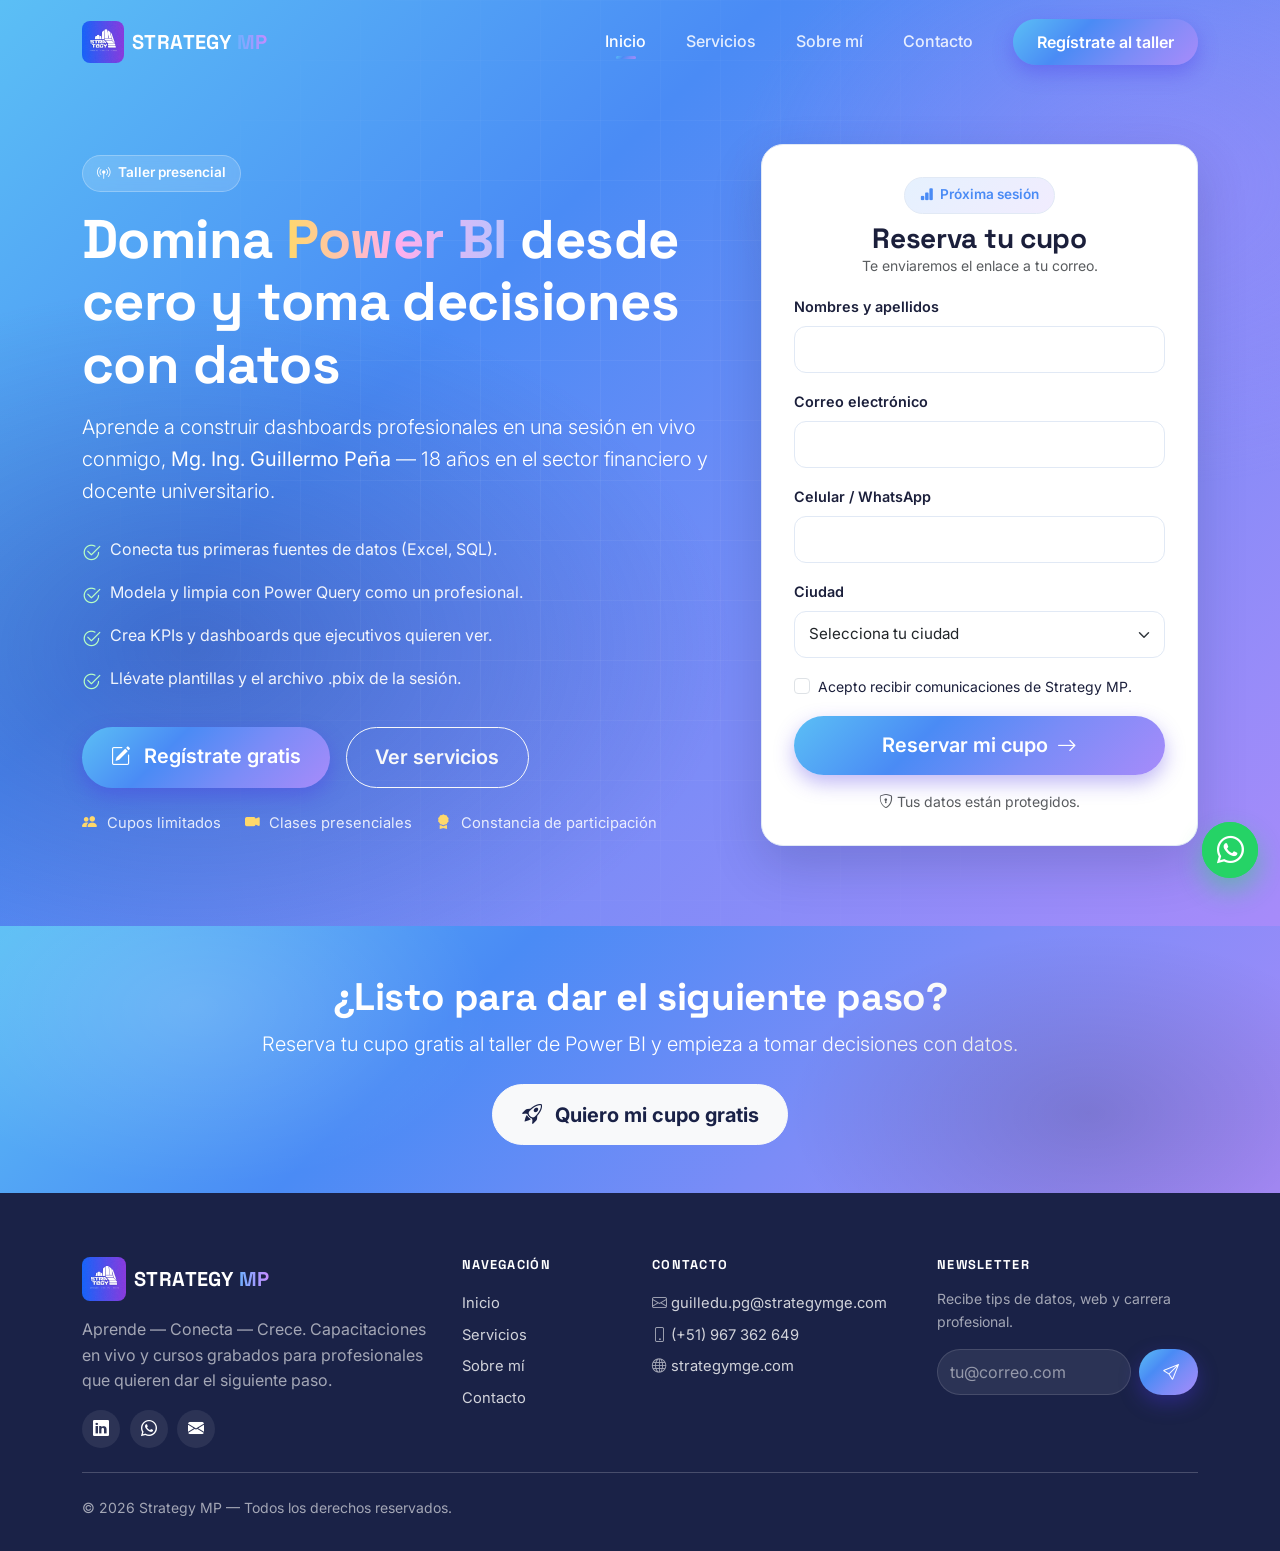
<file: index.html>
<!DOCTYPE html>
<html lang="es">
<head>
  <meta charset="UTF-8" />
  <meta name="viewport" content="width=device-width, initial-scale=1.0" />
  <title>Strategy MP — Aprende, Conecta, Crece | Taller Power BI en Vivo</title>
  <meta name="description" content="Capacitaciones en vivo y cursos grabados de Power BI, Data Science, Desarrollo Web y Gestión de Proyectos. Aprende con un instructor con 18 años en el sector financiero." />
  <meta name="theme-color" content="#3046E0" />

  <!-- Bootstrap 5.3 -->
  <link href="https://cdn.jsdelivr.net/npm/bootstrap@5.3.3/dist/css/bootstrap.min.css" rel="stylesheet" />
  <!-- Bootstrap Icons -->
  <link rel="stylesheet" href="https://cdn.jsdelivr.net/npm/bootstrap-icons@1.11.3/font/bootstrap-icons.css" />
  <!-- Google Fonts -->
  <link rel="preconnect" href="https://fonts.googleapis.com" />
  <link rel="preconnect" href="https://fonts.gstatic.com" crossorigin />
  <link href="https://fonts.googleapis.com/css2?family=Inter:wght@400;500;600;700;800&family=Space+Grotesk:wght@600;700&display=swap" rel="stylesheet" />

  <!-- Estilos propios -->
  <link rel="stylesheet" href="css/styles.css" />
  <link rel="stylesheet" href="css/animations.css" />
</head>
<body>

  <!-- ============ NAVBAR ============ -->
  <nav class="navbar navbar-expand-lg navbar-dark fixed-top smp-navbar" id="smpNavbar">
    <div class="container">
      <a class="navbar-brand d-flex align-items-center gap-2" href="index.html">
        <img src="assets/img/logo.jpeg" alt="Strategy MP" height="40" onerror="this.style.display='none'" />
        <span class="smp-brand-text">STRATEGY <span class="smp-brand-accent">MP</span></span>
      </a>
      <button class="navbar-toggler" type="button" data-bs-toggle="collapse" data-bs-target="#mainNav" aria-controls="mainNav" aria-expanded="false" aria-label="Abrir menú">
        <span class="navbar-toggler-icon"></span>
      </button>
      <div class="collapse navbar-collapse" id="mainNav">
        <ul class="navbar-nav ms-auto align-items-lg-center gap-lg-2">
          <li class="nav-item"><a class="nav-link active" href="index.html">Inicio</a></li>
          <li class="nav-item"><a class="nav-link" href="cursos.html">Servicios</a></li>
          <li class="nav-item"><a class="nav-link" href="sobre-mi.html">Sobre mí</a></li>
          <li class="nav-item"><a class="nav-link" href="contacto.html">Contacto</a></li>
          <li class="nav-item ms-lg-3">
            <a class="btn btn-smp-primary" href="#registro">Regístrate al taller</a>
          </li>
        </ul>
      </div>
    </div>
  </nav>

  <!-- ============ HERO ============ -->
  <header class="smp-hero">
    <div class="smp-hero-bg"></div>
    <div class="container position-relative">
      <div class="row align-items-center g-5">
        <div class="col-lg-7 text-white" data-aos="fade-up">
          <span class="smp-pill"><i class="bi bi-broadcast-pin"></i> Taller presencial</span>
          <h1 class="smp-hero-title mt-3">
            Domina <span class="smp-gradient-text">Power BI</span> desde cero y toma decisiones con datos
          </h1>
          <p class="lead opacity-90 mt-3">
            Aprende a construir dashboards profesionales en una sesión en vivo conmigo,
            <strong>Mg. Ing. Guillermo Peña</strong> — 18 años en el sector financiero y docente universitario.
          </p>

          <ul class="smp-hero-bullets mt-4 list-unstyled">
            <li><i class="bi bi-check2-circle"></i> Conecta tus primeras fuentes de datos (Excel, SQL).</li>
            <li><i class="bi bi-check2-circle"></i> Modela y limpia con Power Query como un profesional.</li>
            <li><i class="bi bi-check2-circle"></i> Crea KPIs y dashboards que ejecutivos quieren ver.</li>
            <li><i class="bi bi-check2-circle"></i> Llévate plantillas y el archivo .pbix de la sesión.</li>
          </ul>

          <div class="d-flex flex-wrap gap-3 mt-4">
            <a href="#registro" class="btn btn-smp-primary btn-lg">
              <i class="bi bi-pencil-square me-2"></i> Regístrate gratis
            </a>
            <a href="cursos.html" class="btn btn-outline-light btn-lg">Ver servicios</a>
          </div>

          <div class="smp-hero-meta mt-4">
            <span><i class="bi bi-people-fill"></i> Cupos limitados</span>
            <span><i class="bi bi-camera-video-fill"></i> Clases presenciales</span>
            <span><i class="bi bi-award-fill"></i> Constancia de participación</span>
          </div>
        </div>

        <div class="col-lg-5" data-aos="fade-left">
          <div class="smp-card-form" id="registro">
            <div class="text-center mb-3">
              <span class="smp-pill smp-pill-light"><i class="bi bi-bar-chart-fill"></i> Próxima sesión</span>
              <h3 class="mt-2 mb-0">Reserva tu cupo</h3>
              <p class="text-muted small mb-0">Te enviaremos el enlace a tu correo.</p>
            </div>
            <form id="formRegistro" class="needs-validation" novalidate>
              <div class="mb-3">
                <label for="regNombre" class="form-label">Nombres y apellidos</label>
                <input type="text" class="form-control" id="regNombre" required />
                <div class="invalid-feedback">Ingresa tu nombre.</div>
              </div>
              <div class="mb-3">
                <label for="regEmail" class="form-label">Correo electrónico</label>
                <input type="email" class="form-control" id="regEmail" required />
                <div class="invalid-feedback">Ingresa un correo válido.</div>
              </div>
              <div class="mb-3">
                <label for="regCelular" class="form-label">Celular / WhatsApp</label>
                <input type="tel" class="form-control" id="regCelular" pattern="[0-9 +]{7,15}" required />
                <div class="invalid-feedback">Ingresa un número válido.</div>
              </div>
              <div class="mb-3">
                <label for="regCiudad" class="form-label">Ciudad</label>
                <select id="regCiudad" class="form-select" required>
                  <option value="" selected disabled>Selecciona tu ciudad</option>
                  <option>Lima</option>
                  <option>Huancayo</option>
                  <option>Trujillo</option>
                  <option>Arequipa</option>
                  <option>Tacna</option>
                  <option>Otra ciudad de Perú</option>
                  <option>Fuera de Perú</option>
                </select>
                <div class="invalid-feedback">Selecciona una ciudad.</div>
              </div>
              <div class="form-check mb-3">
                <input class="form-check-input" type="checkbox" id="regAcepta" required />
                <label class="form-check-label small" for="regAcepta">
                  Acepto recibir comunicaciones de Strategy MP.
                </label>
                <div class="invalid-feedback">Debes aceptar para continuar.</div>
              </div>
              <button type="submit" class="btn btn-smp-primary w-100 btn-lg">
                Reservar mi cupo <i class="bi bi-arrow-right ms-1"></i>
              </button>
              <p class="text-center text-muted small mt-3 mb-0">
                <i class="bi bi-shield-lock"></i> Tus datos están protegidos.
              </p>
            </form>
            <div id="formRegistroOk" class="alert alert-success d-none mt-3" role="alert">
              ¡Listo! Te contactaremos pronto con los detalles del taller.
            </div>
          </div>
        </div>
      </div>
    </div>
  </header>




  <!-- ============ CTA FINAL ============ -->
  <section class="smp-cta-final py-5">
    <div class="container text-center text-white">
      <h2 class="smp-h2 text-white">¿Listo para dar el siguiente paso?</h2>
      <p class="lead opacity-90 mb-4">Reserva tu cupo gratis al taller de Power BI y empieza a tomar decisiones con datos.</p>
      <a href="#registro" class="btn btn-light btn-lg smp-btn-on-dark">
        <i class="bi bi-rocket-takeoff me-2"></i> Quiero mi cupo gratis
      </a>
    </div>
  </section>

  <!-- ============ FOOTER ============ -->
  <footer class="smp-footer">
    <div class="container">
      <div class="row g-4">
        <div class="col-lg-4">
          <div class="d-flex align-items-center gap-2 mb-3">
            <img src="assets/img/logo.jpeg" alt="Strategy MP" height="40" onerror="this.style.display='none'" />
            <span class="smp-brand-text text-white">STRATEGY <span class="smp-brand-accent">MP</span></span>
          </div>
          <p class="opacity-75">Aprende — Conecta — Crece. Capacitaciones en vivo y cursos grabados para profesionales que quieren dar el siguiente paso.</p>
          <div class="smp-socials">
            <a href="https://www.linkedin.com/in/guillermopenagarcia/" target="_blank" rel="noopener" aria-label="LinkedIn"><i class="bi bi-linkedin"></i></a>
            <a href="https://wa.me/51964733868" target="_blank" rel="noopener" aria-label="WhatsApp"><i class="bi bi-whatsapp"></i></a>
            <a href="mailto:guilledu.pg@strategymge.com" aria-label="Correo"><i class="bi bi-envelope-fill"></i></a>
          </div>
        </div>
        <div class="col-6 col-lg-2">
          <h6 class="text-white">Navegación</h6>
          <ul class="list-unstyled smp-footer-links">
            <li><a href="index.html">Inicio</a></li>
            <li><a href="cursos.html">Servicios</a></li>
            <li><a href="sobre-mi.html">Sobre mí</a></li>
            <li><a href="contacto.html">Contacto</a></li>
          </ul>
        </div>
        <div class="col-6 col-lg-3">
          <h6 class="text-white">Contacto</h6>
          <ul class="list-unstyled smp-footer-links">
            <li><i class="bi bi-envelope"></i> guilledu.pg@strategymge.com</li>
            <li><i class="bi bi-phone"></i> (+51) 967 362 649</li>
            <li><i class="bi bi-globe"></i> strategymge.com</li>
          </ul>
        </div>
        <div class="col-lg-3">
          <h6 class="text-white">Newsletter</h6>
          <p class="opacity-75 small">Recibe tips de datos, web y carrera profesional.</p>
          <form id="formNewsletter" class="d-flex gap-2">
            <input type="email" class="form-control" placeholder="tu@correo.com" required />
            <button class="btn btn-smp-primary" type="submit"><i class="bi bi-send"></i></button>
          </form>
        </div>
      </div>
      <hr class="opacity-25 my-4" />
      <div class="d-flex justify-content-between flex-wrap gap-2 small opacity-75">
        <span>© <span id="anioActual">2026</span> Strategy MP — Todos los derechos reservados.</span>        
      </div>
    </div>
  </footer>

  <!-- WhatsApp flotante -->
  <a href="https://wa.me/51967362649"
     target="_blank" rel="noopener" class="smp-whatsapp-fab" aria-label="WhatsApp">
    <i class="bi bi-whatsapp"></i>
  </a>

  <!-- Scripts -->
  <script src="https://cdn.jsdelivr.net/npm/bootstrap@5.3.3/dist/js/bootstrap.bundle.min.js"></script>
  <script src="js/main.js"></script>
  <script src="js/registro.js"></script>
</body>
</html>
</file>
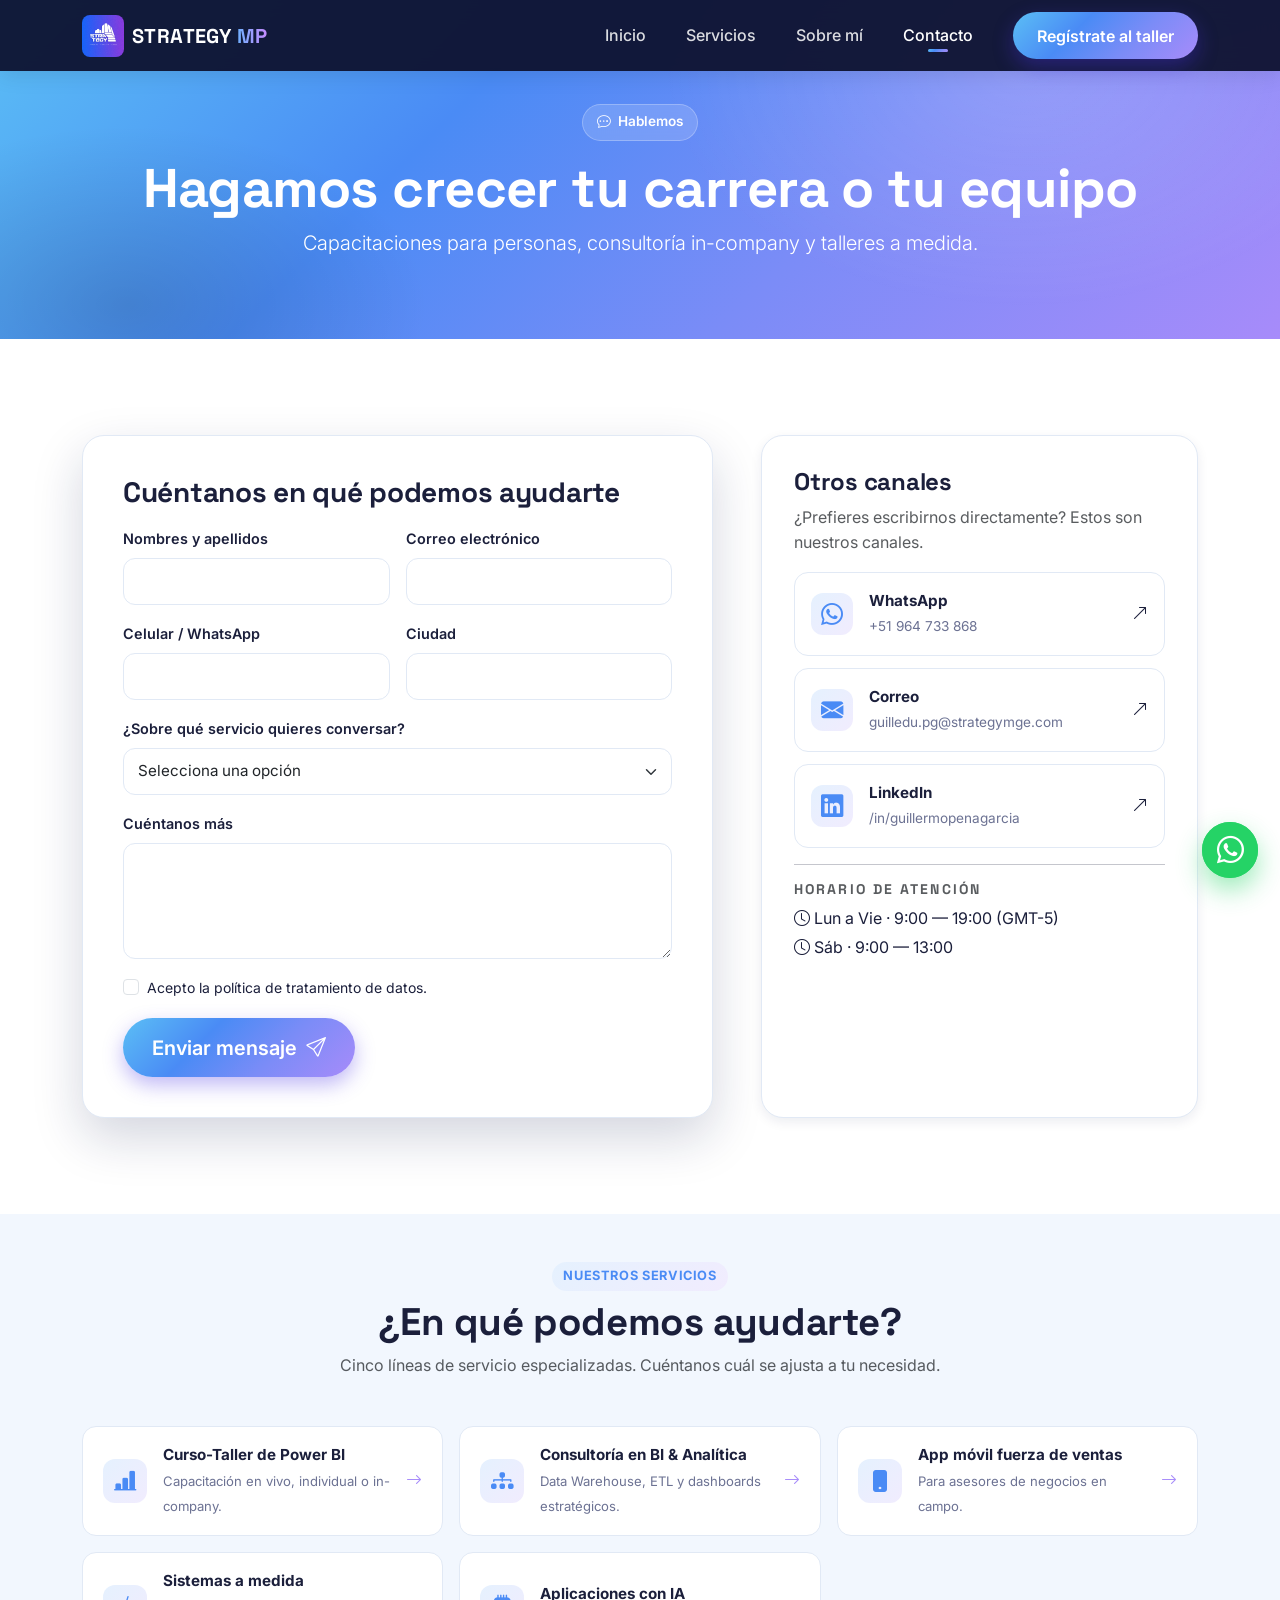
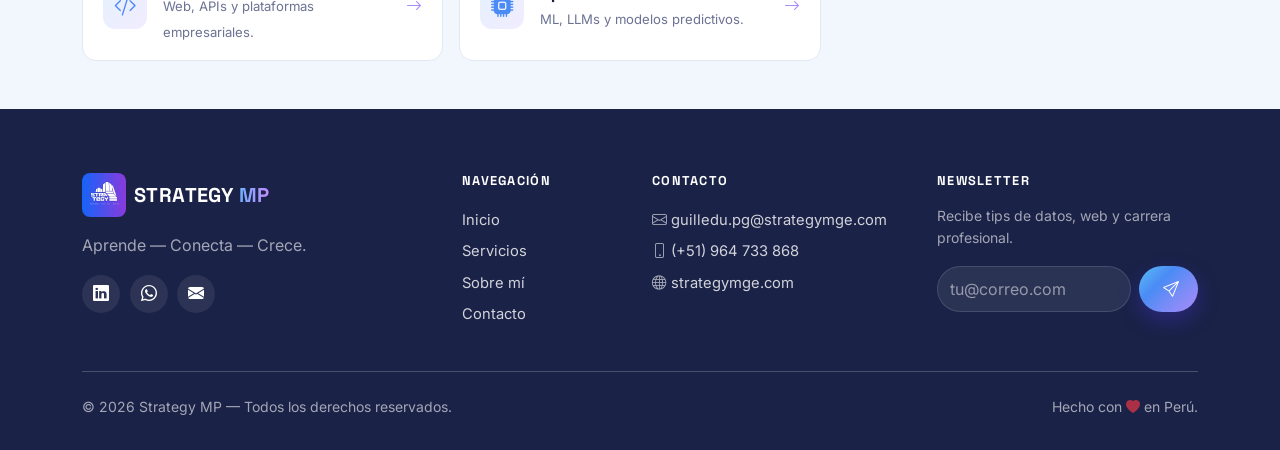
<file: contacto.html>
<!DOCTYPE html>
<html lang="es">
<head>
  <meta charset="UTF-8" />
  <meta name="viewport" content="width=device-width, initial-scale=1.0" />
  <title>Contacto | Strategy MP</title>
  <meta name="description" content="Conversemos sobre capacitaciones, consultoría o talleres a medida para tu empresa." />

  <link href="https://cdn.jsdelivr.net/npm/bootstrap@5.3.3/dist/css/bootstrap.min.css" rel="stylesheet" />
  <link rel="stylesheet" href="https://cdn.jsdelivr.net/npm/bootstrap-icons@1.11.3/font/bootstrap-icons.css" />
  <link rel="preconnect" href="https://fonts.googleapis.com" />
  <link rel="preconnect" href="https://fonts.gstatic.com" crossorigin />
  <link href="https://fonts.googleapis.com/css2?family=Inter:wght@400;500;600;700;800&family=Space+Grotesk:wght@600;700&display=swap" rel="stylesheet" />
  <link rel="stylesheet" href="css/styles.css" />
  <link rel="stylesheet" href="css/animations.css" />
</head>
<body>

  <!-- NAVBAR -->
  <nav class="navbar navbar-expand-lg navbar-dark fixed-top smp-navbar smp-navbar-solid" id="smpNavbar">
    <div class="container">
      <a class="navbar-brand d-flex align-items-center gap-2" href="index.html">
        <img src="assets/img/logo.jpeg" alt="Strategy MP" height="40" onerror="this.style.display='none'" />
        <span class="smp-brand-text">STRATEGY <span class="smp-brand-accent">MP</span></span>
      </a>
      <button class="navbar-toggler" type="button" data-bs-toggle="collapse" data-bs-target="#mainNav">
        <span class="navbar-toggler-icon"></span>
      </button>
      <div class="collapse navbar-collapse" id="mainNav">
        <ul class="navbar-nav ms-auto align-items-lg-center gap-lg-2">
          <li class="nav-item"><a class="nav-link" href="index.html">Inicio</a></li>
          <li class="nav-item"><a class="nav-link" href="cursos.html">Servicios</a></li>
          <li class="nav-item"><a class="nav-link" href="sobre-mi.html">Sobre mí</a></li>
          <li class="nav-item"><a class="nav-link active" href="contacto.html">Contacto</a></li>
          <li class="nav-item ms-lg-3">
            <a class="btn btn-smp-primary" href="index.html#registro">Regístrate al taller</a>
          </li>
        </ul>
      </div>
    </div>
  </nav>

  <!-- HERO -->
  <header class="smp-page-header smp-page-header--sm">
    <div class="container text-center text-white">
      <span class="smp-pill"><i class="bi bi-chat-dots"></i> Hablemos</span>
      <h1 class="smp-hero-title mt-3">Hagamos crecer tu carrera o tu equipo</h1>
      <p class="lead opacity-90 mx-auto" style="max-width:720px;">
        Capacitaciones para personas, consultoría in-company y talleres a medida.
      </p>
    </div>
  </header>

  <!-- FORM Y DATOS -->
  <section class="py-5 py-lg-6">
    <div class="container">
      <div class="row g-5">
        <div class="col-lg-7">
          <div class="smp-card-form smp-card-form--page">
            <h3 class="mb-3">Cuéntanos en qué podemos ayudarte</h3>
            <form id="formContacto" class="needs-validation" novalidate>
              <div class="row g-3">
                <div class="col-md-6">
                  <label for="cNombre" class="form-label">Nombres y apellidos</label>
                  <input type="text" class="form-control" id="cNombre" required />
                  <div class="invalid-feedback">Ingresa tu nombre.</div>
                </div>
                <div class="col-md-6">
                  <label for="cEmail" class="form-label">Correo electrónico</label>
                  <input type="email" class="form-control" id="cEmail" required />
                  <div class="invalid-feedback">Ingresa un correo válido.</div>
                </div>
                <div class="col-md-6">
                  <label for="cCelular" class="form-label">Celular / WhatsApp</label>
                  <input type="tel" class="form-control" id="cCelular" required />
                  <div class="invalid-feedback">Ingresa un número válido.</div>
                </div>
                <div class="col-md-6">
                  <label for="cCiudad" class="form-label">Ciudad</label>
                  <input type="text" class="form-control" id="cCiudad" required />
                  <div class="invalid-feedback">Ingresa tu ciudad.</div>
                </div>
                <div class="col-12">
                  <label for="cTipo" class="form-label">¿Sobre qué servicio quieres conversar?</label>
                  <select id="cTipo" class="form-select" required>
                    <option value="" selected disabled>Selecciona una opción</option>
                    <option>Curso-Taller de Power BI</option>
                    <option>Consultoría en BI &amp; Analítica</option>
                    <option>App móvil para fuerza de ventas</option>
                    <option>Sistema de información a medida</option>
                    <option>Aplicaciones con IA</option>
                    <option>Otro</option>
                  </select>
                  <div class="invalid-feedback">Selecciona una opción.</div>
                </div>
                <div class="col-12">
                  <label for="cMensaje" class="form-label">Cuéntanos más</label>
                  <textarea id="cMensaje" rows="4" class="form-control" required></textarea>
                  <div class="invalid-feedback">Escribe un breve mensaje.</div>
                </div>
                <div class="col-12">
                  <div class="form-check">
                    <input class="form-check-input" type="checkbox" id="cAcepta" required />
                    <label class="form-check-label small" for="cAcepta">
                      Acepto la política de tratamiento de datos.
                    </label>
                    <div class="invalid-feedback">Debes aceptar para continuar.</div>
                  </div>
                </div>
                <div class="col-12">
                  <button type="submit" class="btn btn-smp-primary btn-lg">
                    Enviar mensaje <i class="bi bi-send ms-1"></i>
                  </button>
                </div>
              </div>
            </form>
            <div id="formContactoOk" class="alert alert-success d-none mt-3" role="alert">
              ¡Mensaje recibido! Te contactaremos en menos de 24 horas.
            </div>
          </div>
        </div>

        <div class="col-lg-5">
          <div class="smp-contact-info">
            <h4>Otros canales</h4>
            <p class="text-muted">¿Prefieres escribirnos directamente? Estos son nuestros canales.</p>

            <a class="smp-contact-row" href="https://wa.me/51964733868?text=Hola%20Guillermo%2C%20me%20interesa%20Strategy%20MP" target="_blank" rel="noopener">
              <i class="bi bi-whatsapp"></i>
              <div>
                <strong>WhatsApp</strong>
                <span>+51 964 733 868</span>
              </div>
              <i class="bi bi-arrow-up-right ms-auto"></i>
            </a>
            <a class="smp-contact-row" href="mailto:guilledu.pg@strategymge.com">
              <i class="bi bi-envelope-fill"></i>
              <div>
                <strong>Correo</strong>
                <span>guilledu.pg@strategymge.com</span>
              </div>
              <i class="bi bi-arrow-up-right ms-auto"></i>
            </a>
            <a class="smp-contact-row" href="https://www.linkedin.com/in/guillermopenagarcia/" target="_blank" rel="noopener">
              <i class="bi bi-linkedin"></i>
              <div>
                <strong>LinkedIn</strong>
                <span>/in/guillermopenagarcia</span>
              </div>
              <i class="bi bi-arrow-up-right ms-auto"></i>
            </a>

            <hr />
            <h6 class="text-uppercase smp-letter-spaced text-muted small">Horario de atención</h6>
            <p class="mb-1"><i class="bi bi-clock"></i> Lun a Vie · 9:00 — 19:00 (GMT-5)</p>
            <p class="mb-0"><i class="bi bi-clock"></i> Sáb · 9:00 — 13:00</p>
          </div>
        </div>
      </div>
    </div>
  </section>

  <!-- SERVICIOS RESUMIDOS -->
  <section class="py-5 smp-section-soft">
    <div class="container">
      <div class="text-center mb-5">
        <span class="smp-eyebrow">Nuestros servicios</span>
        <h2 class="smp-h2 mt-2">¿En qué podemos ayudarte?</h2>
        <p class="text-muted mx-auto" style="max-width:680px;">Cinco líneas de servicio especializadas. Cuéntanos cuál se ajusta a tu necesidad.</p>
      </div>
      <div class="row g-3">
        <div class="col-md-6 col-lg-4">
          <a href="cursos.html#powerbi" class="smp-service-mini">
            <i class="bi bi-bar-chart-line-fill"></i>
            <div>
              <strong>Curso-Taller de Power BI</strong>
              <span>Capacitación en vivo, individual o in-company.</span>
            </div>
            <i class="bi bi-arrow-right ms-auto"></i>
          </a>
        </div>
        <div class="col-md-6 col-lg-4">
          <a href="cursos.html#consultoria-bi" class="smp-service-mini">
            <i class="bi bi-diagram-3-fill"></i>
            <div>
              <strong>Consultoría en BI &amp; Analítica</strong>
              <span>Data Warehouse, ETL y dashboards estratégicos.</span>
            </div>
            <i class="bi bi-arrow-right ms-auto"></i>
          </a>
        </div>
        <div class="col-md-6 col-lg-4">
          <a href="cursos.html#app-movil" class="smp-service-mini">
            <i class="bi bi-phone-fill"></i>
            <div>
              <strong>App móvil fuerza de ventas</strong>
              <span>Para asesores de negocios en campo.</span>
            </div>
            <i class="bi bi-arrow-right ms-auto"></i>
          </a>
        </div>
        <div class="col-md-6 col-lg-4">
          <a href="cursos.html#desarrollo" class="smp-service-mini">
            <i class="bi bi-code-slash"></i>
            <div>
              <strong>Sistemas a medida</strong>
              <span>Web, APIs y plataformas empresariales.</span>
            </div>
            <i class="bi bi-arrow-right ms-auto"></i>
          </a>
        </div>
        <div class="col-md-6 col-lg-4">
          <a href="cursos.html#ia" class="smp-service-mini">
            <i class="bi bi-cpu-fill"></i>
            <div>
              <strong>Aplicaciones con IA</strong>
              <span>ML, LLMs y modelos predictivos.</span>
            </div>
            <i class="bi bi-arrow-right ms-auto"></i>
          </a>
        </div>
      </div>
    </div>
  </section>

  <!-- FOOTER -->
  <footer class="smp-footer">
    <div class="container">
      <div class="row g-4">
        <div class="col-lg-4">
          <div class="d-flex align-items-center gap-2 mb-3">
            <img src="assets/img/logo.jpeg" alt="Strategy MP" height="40" onerror="this.style.display='none'" />
            <span class="smp-brand-text text-white">STRATEGY <span class="smp-brand-accent">MP</span></span>
          </div>
          <p class="opacity-75">Aprende — Conecta — Crece.</p>
          <div class="smp-socials">
            <a href="https://www.linkedin.com/in/guillermopenagarcia/" target="_blank" rel="noopener" aria-label="LinkedIn"><i class="bi bi-linkedin"></i></a>
            <a href="https://wa.me/51964733868" target="_blank" rel="noopener" aria-label="WhatsApp"><i class="bi bi-whatsapp"></i></a>
            <a href="mailto:guilledu.pg@strategymge.com" aria-label="Correo"><i class="bi bi-envelope-fill"></i></a>
          </div>
        </div>
        <div class="col-6 col-lg-2">
          <h6 class="text-white">Navegación</h6>
          <ul class="list-unstyled smp-footer-links">
            <li><a href="index.html">Inicio</a></li>
            <li><a href="cursos.html">Servicios</a></li>
            <li><a href="sobre-mi.html">Sobre mí</a></li>
            <li><a href="contacto.html">Contacto</a></li>
          </ul>
        </div>
        <div class="col-6 col-lg-3">
          <h6 class="text-white">Contacto</h6>
          <ul class="list-unstyled smp-footer-links">
            <li><i class="bi bi-envelope"></i> guilledu.pg@strategymge.com</li>
            <li><i class="bi bi-phone"></i> (+51) 964 733 868</li>
            <li><i class="bi bi-globe"></i> strategymge.com</li>
          </ul>
        </div>
        <div class="col-lg-3">
          <h6 class="text-white">Newsletter</h6>
          <p class="opacity-75 small">Recibe tips de datos, web y carrera profesional.</p>
          <form id="formNewsletter" class="d-flex gap-2">
            <input type="email" class="form-control" placeholder="tu@correo.com" required />
            <button class="btn btn-smp-primary" type="submit"><i class="bi bi-send"></i></button>
          </form>
        </div>
      </div>
      <hr class="opacity-25 my-4" />
      <div class="d-flex justify-content-between flex-wrap gap-2 small opacity-75">
        <span>© <span id="anioActual">2026</span> Strategy MP — Todos los derechos reservados.</span>
        <span>Hecho con <i class="bi bi-heart-fill text-danger"></i> en Perú.</span>
      </div>
    </div>
  </footer>

  <a href="https://wa.me/51967362649" target="_blank" rel="noopener" class="smp-whatsapp-fab" aria-label="WhatsApp">
    <i class="bi bi-whatsapp"></i>
  </a>

  <script src="https://cdn.jsdelivr.net/npm/bootstrap@5.3.3/dist/js/bootstrap.bundle.min.js"></script>
  <script src="js/main.js"></script>
  <script src="js/contacto.js"></script>
</body>
</html>
</file>
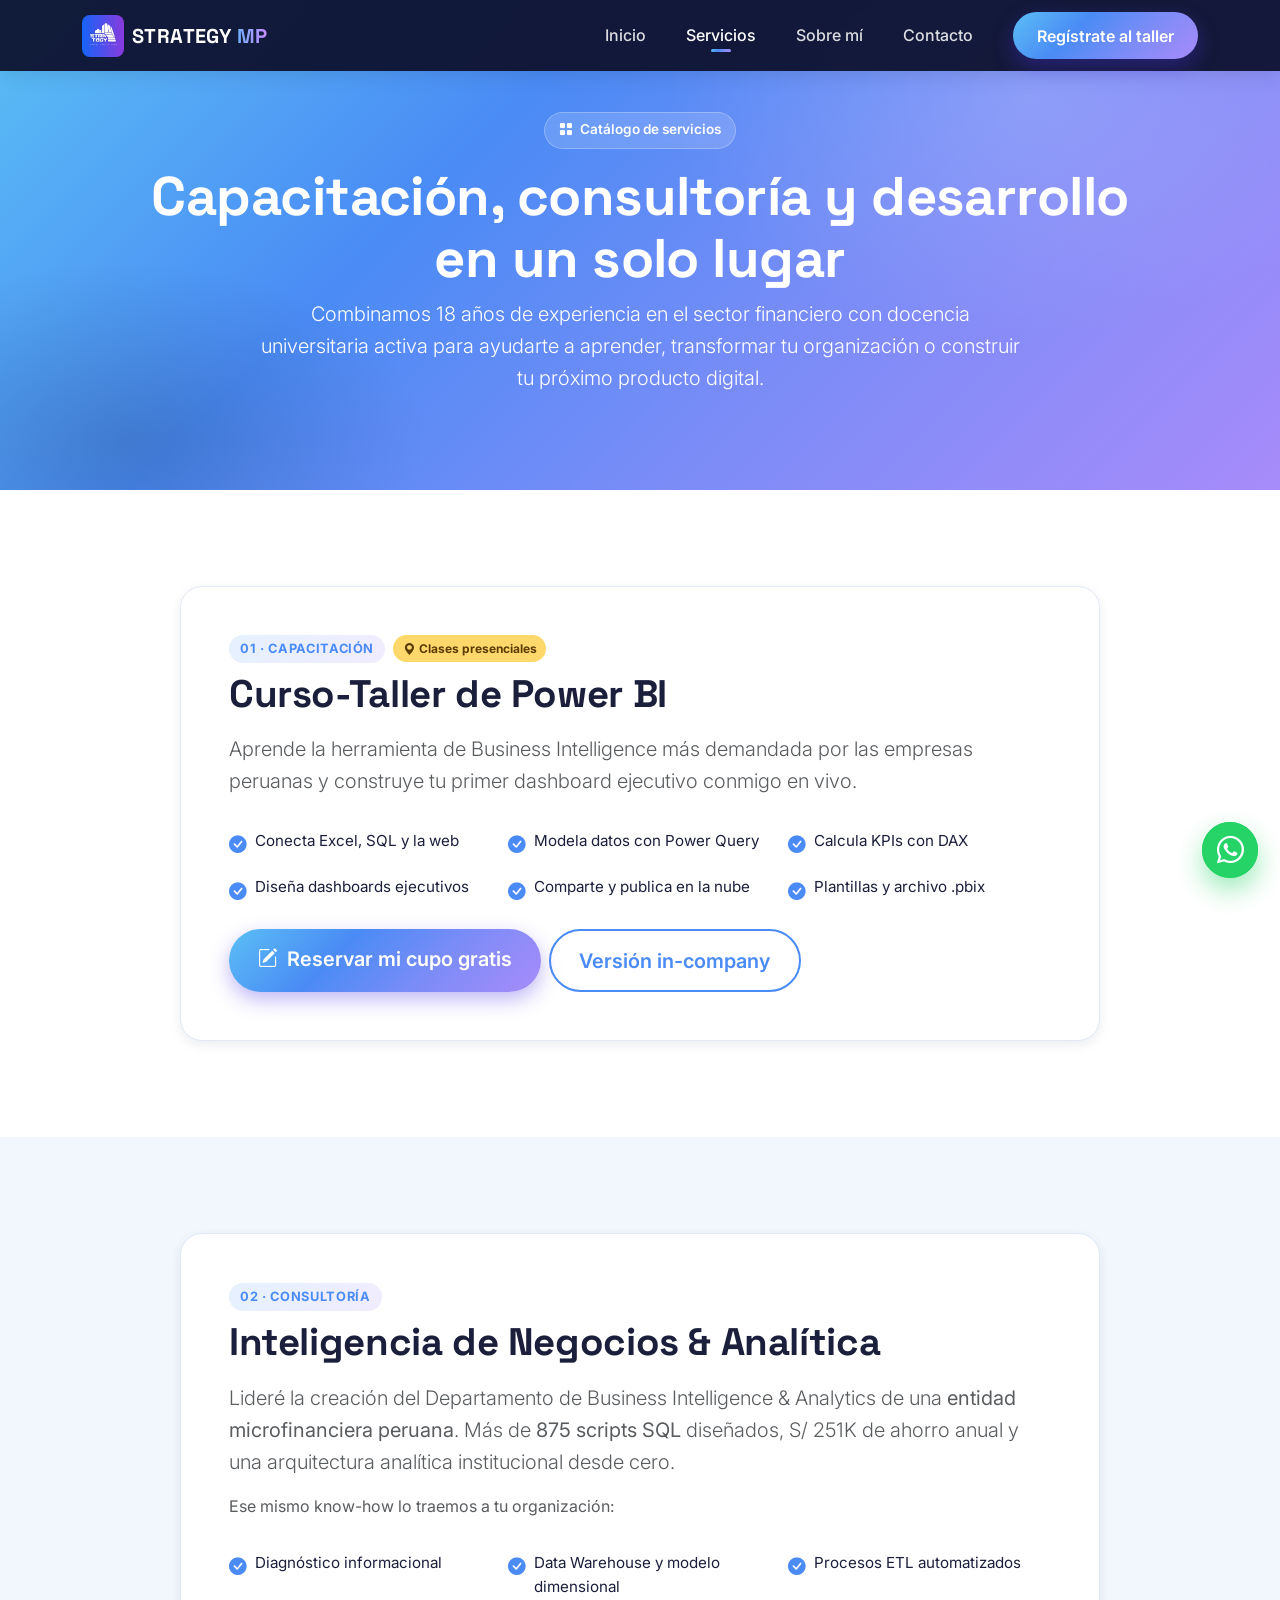
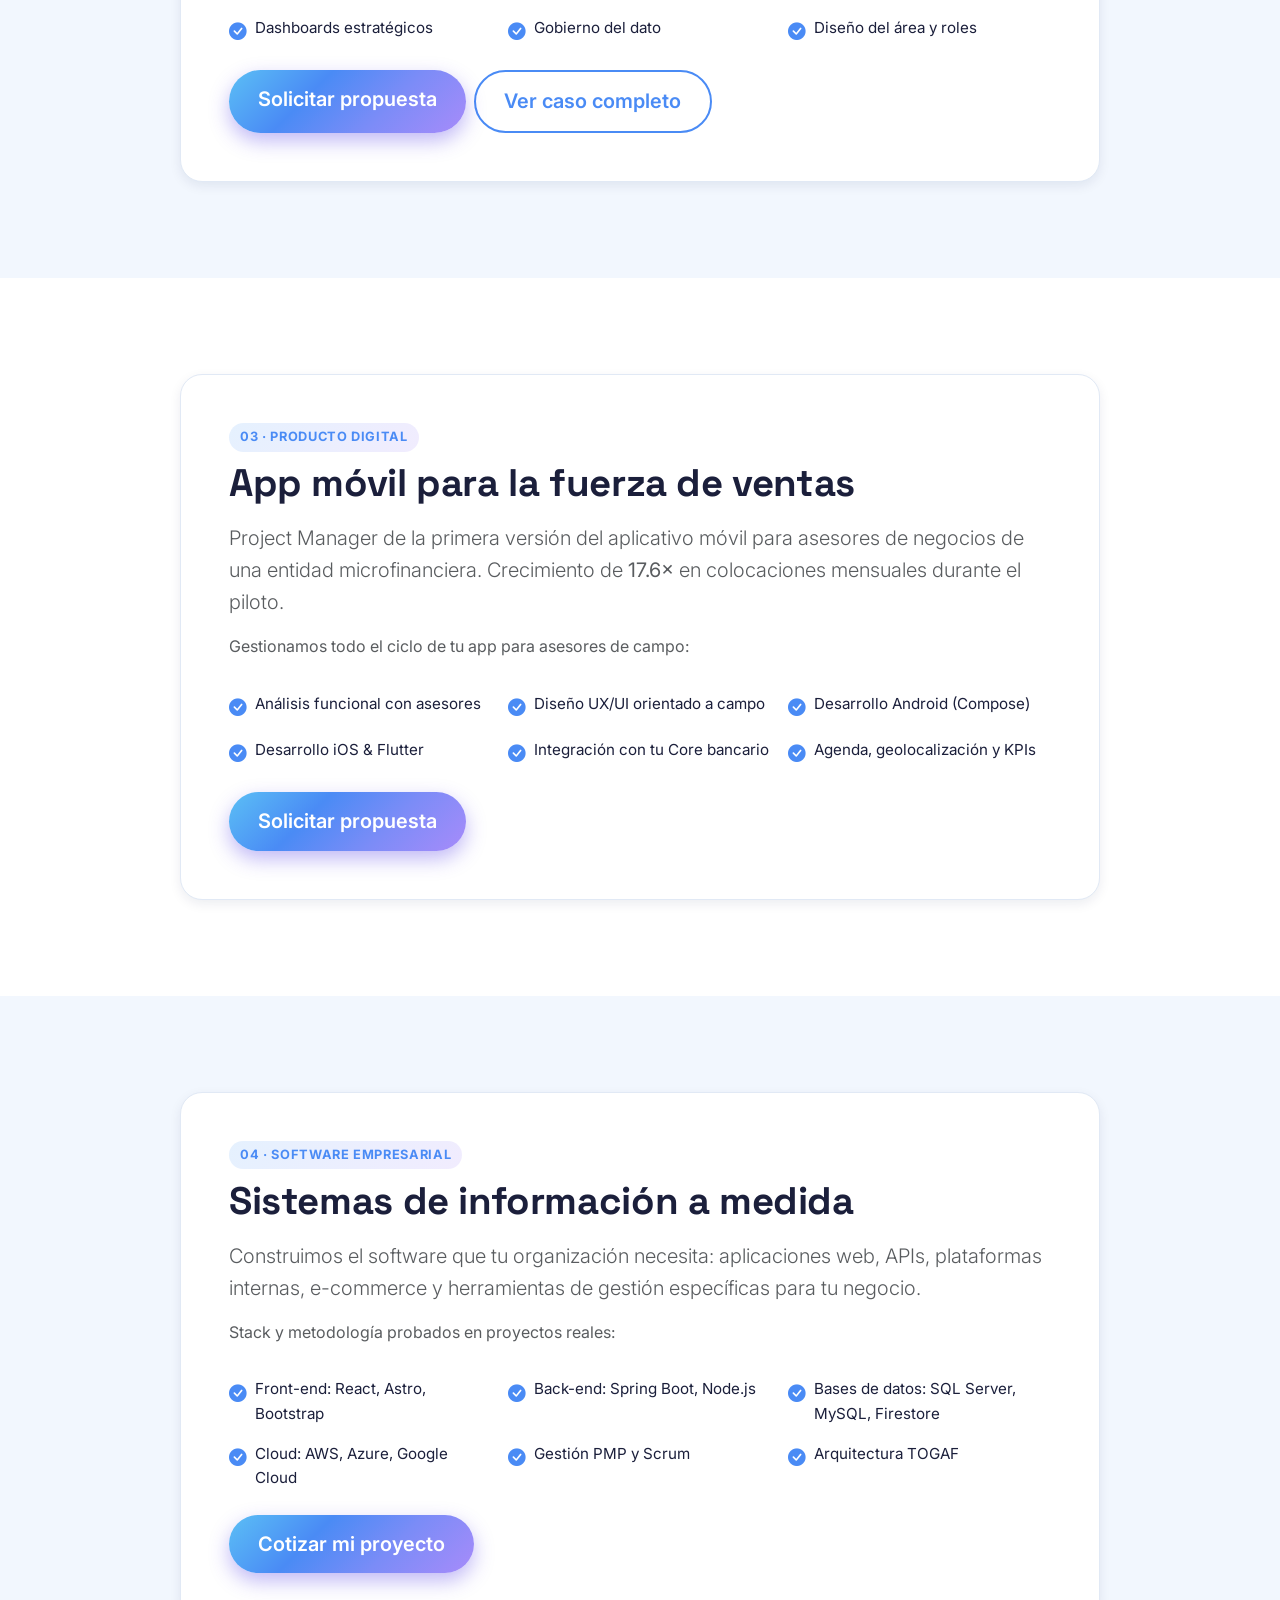
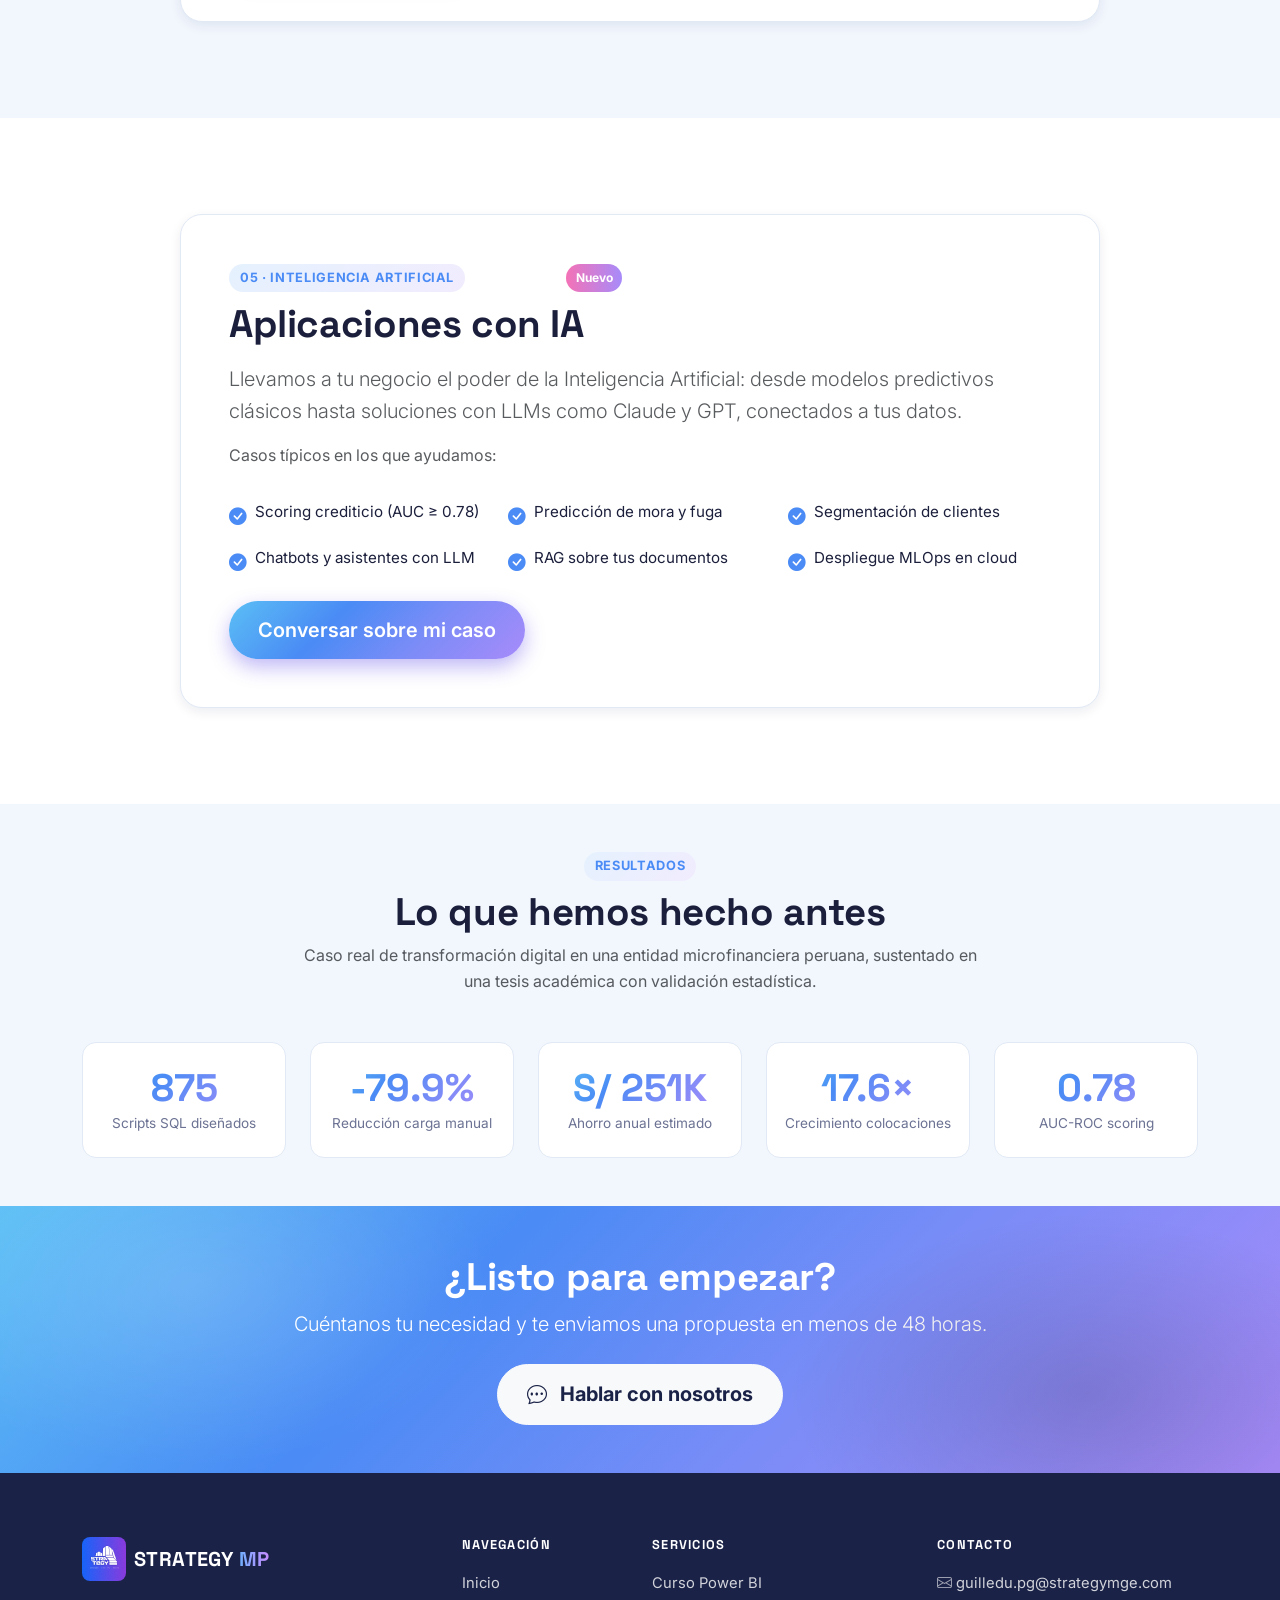
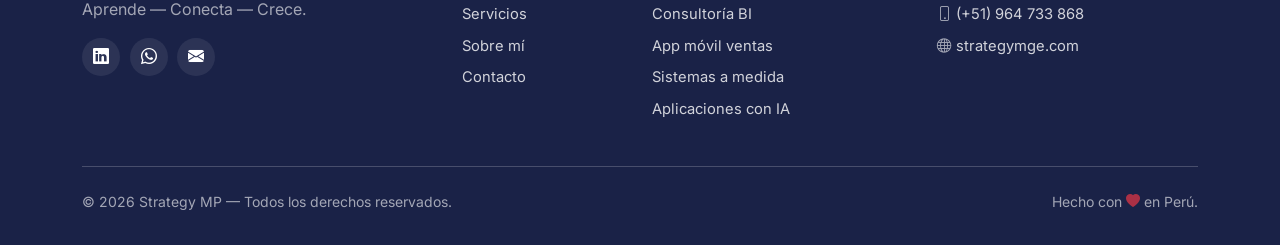
<file: cursos.html>
<!DOCTYPE html>
<html lang="es">
<head>
  <meta charset="UTF-8" />
  <meta name="viewport" content="width=device-width, initial-scale=1.0" />
  <title>Servicios | Strategy MP — Power BI, Consultoría BI, App Móvil, Desarrollo a Medida e IA</title>
  <meta name="description" content="Curso-Taller de Power BI, Consultoría en Inteligencia de Negocios, Apps móviles para fuerza de ventas, Desarrollo de sistemas a medida y Aplicaciones con IA." />

  <link href="https://cdn.jsdelivr.net/npm/bootstrap@5.3.3/dist/css/bootstrap.min.css" rel="stylesheet" />
  <link rel="stylesheet" href="https://cdn.jsdelivr.net/npm/bootstrap-icons@1.11.3/font/bootstrap-icons.css" />
  <link rel="preconnect" href="https://fonts.googleapis.com" />
  <link rel="preconnect" href="https://fonts.gstatic.com" crossorigin />
  <link href="https://fonts.googleapis.com/css2?family=Inter:wght@400;500;600;700;800&family=Space+Grotesk:wght@600;700&display=swap" rel="stylesheet" />
  <link rel="stylesheet" href="css/styles.css" />
  <link rel="stylesheet" href="css/animations.css" />
</head>
<body>

  <!-- NAVBAR -->
  <nav class="navbar navbar-expand-lg navbar-dark fixed-top smp-navbar smp-navbar-solid" id="smpNavbar">
    <div class="container">
      <a class="navbar-brand d-flex align-items-center gap-2" href="index.html">
        <img src="assets/img/logo.jpeg" alt="Strategy MP" height="40" onerror="this.style.display='none'" />
        <span class="smp-brand-text">STRATEGY <span class="smp-brand-accent">MP</span></span>
      </a>
      <button class="navbar-toggler" type="button" data-bs-toggle="collapse" data-bs-target="#mainNav">
        <span class="navbar-toggler-icon"></span>
      </button>
      <div class="collapse navbar-collapse" id="mainNav">
        <ul class="navbar-nav ms-auto align-items-lg-center gap-lg-2">
          <li class="nav-item"><a class="nav-link" href="index.html">Inicio</a></li>
          <li class="nav-item"><a class="nav-link active" href="cursos.html">Servicios</a></li>
          <li class="nav-item"><a class="nav-link" href="sobre-mi.html">Sobre mí</a></li>
          <li class="nav-item"><a class="nav-link" href="contacto.html">Contacto</a></li>
          <li class="nav-item ms-lg-3">
            <a class="btn btn-smp-primary" href="index.html#registro">Regístrate al taller</a>
          </li>
        </ul>
      </div>
    </div>
  </nav>

  <!-- HERO -->
  <header class="smp-page-header">
    <div class="container text-center text-white position-relative">
      <span class="smp-pill"><i class="bi bi-grid-fill"></i> Catálogo de servicios</span>
      <h1 class="smp-hero-title mt-3">Capacitación, consultoría y desarrollo<br/>en un solo lugar</h1>
      <p class="lead opacity-90 mx-auto" style="max-width:760px;">
        Combinamos 18 años de experiencia en el sector financiero con docencia universitaria activa
        para ayudarte a aprender, transformar tu organización o construir tu próximo producto digital.
      </p>
    </div>
  </header>

  <!-- ============ 1. POWER BI ============ -->
  <section class="py-5 py-lg-6" id="powerbi">
    <div class="container">
      <div class="smp-service-block" data-aos="fade-up">
        <div class="smp-service-head">
          <span class="smp-eyebrow">01 · Capacitación</span>
          <span class="smp-tag-free smp-tag-inline"><i class="bi bi-geo-alt-fill me-1"></i>Clases presenciales</span>
        </div>
        <h2 class="smp-h2 mt-2 mb-3">Curso-Taller de Power BI</h2>
        <p class="lead text-muted">
          Aprende la herramienta de Business Intelligence más demandada por las empresas peruanas y
          construye tu primer dashboard ejecutivo conmigo en vivo.
        </p>
        <div class="row g-3 mt-2">
          <div class="col-md-6 col-lg-4"><div class="smp-checkline"><i class="bi bi-check-circle-fill"></i> Conecta Excel, SQL y la web</div></div>
          <div class="col-md-6 col-lg-4"><div class="smp-checkline"><i class="bi bi-check-circle-fill"></i> Modela datos con Power Query</div></div>
          <div class="col-md-6 col-lg-4"><div class="smp-checkline"><i class="bi bi-check-circle-fill"></i> Calcula KPIs con DAX</div></div>
          <div class="col-md-6 col-lg-4"><div class="smp-checkline"><i class="bi bi-check-circle-fill"></i> Diseña dashboards ejecutivos</div></div>
          <div class="col-md-6 col-lg-4"><div class="smp-checkline"><i class="bi bi-check-circle-fill"></i> Comparte y publica en la nube</div></div>
          <div class="col-md-6 col-lg-4"><div class="smp-checkline"><i class="bi bi-check-circle-fill"></i> Plantillas y archivo .pbix</div></div>
        </div>
        <div class="d-flex gap-2 flex-wrap mt-4">
          <a href="index.html#registro" class="btn btn-smp-primary btn-lg">
            <i class="bi bi-pencil-square me-1"></i> Reservar mi cupo gratis
          </a>
          <a href="contacto.html" class="btn btn-outline-smp btn-lg">Versión in-company</a>
        </div>
      </div>
    </div>
  </section>

  <!-- ============ 2. CONSULTORÍA BI ============ -->
  <section class="py-5 py-lg-6 smp-section-soft" id="consultoria-bi">
    <div class="container">
      <div class="smp-service-block" data-aos="fade-up">
        <div class="smp-service-head">
          <span class="smp-eyebrow">02 · Consultoría</span>
          <span class="smp-tag smp-tag-service smp-tag-inline"><i class="bi bi-briefcase-fill"></i> Servicio</span>
        </div>
        <h2 class="smp-h2 mt-2 mb-3">Inteligencia de Negocios &amp; Analítica</h2>
        <p class="lead text-muted">
          Lideré la creación del Departamento de Business Intelligence &amp; Analytics de una
          <strong>entidad microfinanciera peruana</strong>. Más de <strong>875 scripts SQL</strong> diseñados,
          S/ 251K de ahorro anual y una arquitectura analítica institucional desde cero.
        </p>
        <p class="text-muted">Ese mismo know-how lo traemos a tu organización:</p>
        <div class="row g-3 mt-2">
          <div class="col-md-6 col-lg-4"><div class="smp-checkline"><i class="bi bi-check-circle-fill"></i> Diagnóstico informacional</div></div>
          <div class="col-md-6 col-lg-4"><div class="smp-checkline"><i class="bi bi-check-circle-fill"></i> Data Warehouse y modelo dimensional</div></div>
          <div class="col-md-6 col-lg-4"><div class="smp-checkline"><i class="bi bi-check-circle-fill"></i> Procesos ETL automatizados</div></div>
          <div class="col-md-6 col-lg-4"><div class="smp-checkline"><i class="bi bi-check-circle-fill"></i> Dashboards estratégicos</div></div>
          <div class="col-md-6 col-lg-4"><div class="smp-checkline"><i class="bi bi-check-circle-fill"></i> Gobierno del dato</div></div>
          <div class="col-md-6 col-lg-4"><div class="smp-checkline"><i class="bi bi-check-circle-fill"></i> Diseño del área y roles</div></div>
        </div>
        <div class="d-flex gap-2 flex-wrap mt-4">
          <a href="contacto.html" class="btn btn-smp-primary btn-lg">Solicitar propuesta</a>
          <a href="sobre-mi.html" class="btn btn-outline-smp btn-lg">Ver caso completo</a>
        </div>
      </div>
    </div>
  </section>

  <!-- ============ 3. APP MÓVIL ============ -->
  <section class="py-5 py-lg-6" id="app-movil">
    <div class="container">
      <div class="smp-service-block" data-aos="fade-up">
        <div class="smp-service-head">
          <span class="smp-eyebrow">03 · Producto digital</span>
          <span class="smp-tag smp-tag-service smp-tag-inline"><i class="bi bi-briefcase-fill"></i> Servicio</span>
        </div>
        <h2 class="smp-h2 mt-2 mb-3">App móvil para la fuerza de ventas</h2>
        <p class="lead text-muted">
          Project Manager de la primera versión del aplicativo móvil para asesores de negocios de
          una entidad microfinanciera. Crecimiento de <strong>17.6×</strong> en colocaciones mensuales
          durante el piloto.
        </p>
        <p class="text-muted">Gestionamos todo el ciclo de tu app para asesores de campo:</p>
        <div class="row g-3 mt-2">
          <div class="col-md-6 col-lg-4"><div class="smp-checkline"><i class="bi bi-check-circle-fill"></i> Análisis funcional con asesores</div></div>
          <div class="col-md-6 col-lg-4"><div class="smp-checkline"><i class="bi bi-check-circle-fill"></i> Diseño UX/UI orientado a campo</div></div>
          <div class="col-md-6 col-lg-4"><div class="smp-checkline"><i class="bi bi-check-circle-fill"></i> Desarrollo Android (Compose)</div></div>
          <div class="col-md-6 col-lg-4"><div class="smp-checkline"><i class="bi bi-check-circle-fill"></i> Desarrollo iOS &amp; Flutter</div></div>
          <div class="col-md-6 col-lg-4"><div class="smp-checkline"><i class="bi bi-check-circle-fill"></i> Integración con tu Core bancario</div></div>
          <div class="col-md-6 col-lg-4"><div class="smp-checkline"><i class="bi bi-check-circle-fill"></i> Agenda, geolocalización y KPIs</div></div>
        </div>
        <div class="d-flex gap-2 flex-wrap mt-4">
          <a href="contacto.html" class="btn btn-smp-primary btn-lg">Solicitar propuesta</a>
        </div>
      </div>
    </div>
  </section>

  <!-- ============ 4. DESARROLLO A MEDIDA ============ -->
  <section class="py-5 py-lg-6 smp-section-soft" id="desarrollo">
    <div class="container">
      <div class="smp-service-block" data-aos="fade-up">
        <div class="smp-service-head">
          <span class="smp-eyebrow">04 · Software empresarial</span>
          <span class="smp-tag smp-tag-service smp-tag-inline"><i class="bi bi-briefcase-fill"></i> Servicio</span>
        </div>
        <h2 class="smp-h2 mt-2 mb-3">Sistemas de información a medida</h2>
        <p class="lead text-muted">
          Construimos el software que tu organización necesita: aplicaciones web, APIs,
          plataformas internas, e-commerce y herramientas de gestión específicas para tu negocio.
        </p>
        <p class="text-muted">Stack y metodología probados en proyectos reales:</p>
        <div class="row g-3 mt-2">
          <div class="col-md-6 col-lg-4"><div class="smp-checkline"><i class="bi bi-check-circle-fill"></i> Front-end: React, Astro, Bootstrap</div></div>
          <div class="col-md-6 col-lg-4"><div class="smp-checkline"><i class="bi bi-check-circle-fill"></i> Back-end: Spring Boot, Node.js</div></div>
          <div class="col-md-6 col-lg-4"><div class="smp-checkline"><i class="bi bi-check-circle-fill"></i> Bases de datos: SQL Server, MySQL, Firestore</div></div>
          <div class="col-md-6 col-lg-4"><div class="smp-checkline"><i class="bi bi-check-circle-fill"></i> Cloud: AWS, Azure, Google Cloud</div></div>
          <div class="col-md-6 col-lg-4"><div class="smp-checkline"><i class="bi bi-check-circle-fill"></i> Gestión PMP y Scrum</div></div>
          <div class="col-md-6 col-lg-4"><div class="smp-checkline"><i class="bi bi-check-circle-fill"></i> Arquitectura TOGAF</div></div>
        </div>
        <div class="d-flex gap-2 flex-wrap mt-4">
          <a href="contacto.html" class="btn btn-smp-primary btn-lg">Cotizar mi proyecto</a>
        </div>
      </div>
    </div>
  </section>

  <!-- ============ 5. IA ============ -->
  <section class="py-5 py-lg-6" id="ia">
    <div class="container">
      <div class="smp-service-block" data-aos="fade-up">
        <div class="smp-service-head">
          <span class="smp-eyebrow">05 · Inteligencia Artificial</span>
          <span class="smp-tag smp-tag-service smp-tag-inline"><i class="bi bi-briefcase-fill"></i> Servicio</span>
          <span class="smp-tag-new smp-tag-inline">Nuevo</span>
        </div>
        <h2 class="smp-h2 mt-2 mb-3">Aplicaciones con IA</h2>
        <p class="lead text-muted">
          Llevamos a tu negocio el poder de la Inteligencia Artificial: desde modelos predictivos
          clásicos hasta soluciones con LLMs como Claude y GPT, conectados a tus datos.
        </p>
        <p class="text-muted">Casos típicos en los que ayudamos:</p>
        <div class="row g-3 mt-2">
          <div class="col-md-6 col-lg-4"><div class="smp-checkline"><i class="bi bi-check-circle-fill"></i> Scoring crediticio (AUC ≥ 0.78)</div></div>
          <div class="col-md-6 col-lg-4"><div class="smp-checkline"><i class="bi bi-check-circle-fill"></i> Predicción de mora y fuga</div></div>
          <div class="col-md-6 col-lg-4"><div class="smp-checkline"><i class="bi bi-check-circle-fill"></i> Segmentación de clientes</div></div>
          <div class="col-md-6 col-lg-4"><div class="smp-checkline"><i class="bi bi-check-circle-fill"></i> Chatbots y asistentes con LLM</div></div>
          <div class="col-md-6 col-lg-4"><div class="smp-checkline"><i class="bi bi-check-circle-fill"></i> RAG sobre tus documentos</div></div>
          <div class="col-md-6 col-lg-4"><div class="smp-checkline"><i class="bi bi-check-circle-fill"></i> Despliegue MLOps en cloud</div></div>
        </div>
        <div class="d-flex gap-2 flex-wrap mt-4">
          <a href="contacto.html" class="btn btn-smp-primary btn-lg">Conversar sobre mi caso</a>
        </div>
      </div>
    </div>
  </section>

  <!-- CASO DE ÉXITO -->
  <section class="py-5 smp-section-soft">
    <div class="container">
      <div class="text-center mb-5">
        <span class="smp-eyebrow">Resultados</span>
        <h2 class="smp-h2 mt-2">Lo que hemos hecho antes</h2>
        <p class="text-muted mx-auto" style="max-width:680px;">Caso real de transformación digital en una entidad microfinanciera peruana, sustentado en una tesis académica con validación estadística.</p>
      </div>
      <div class="row g-4">
        <div class="col-6 col-md-4 col-lg" data-aos="fade-up">
          <div class="smp-metric-card"><div class="smp-metric-num">875</div><div class="smp-metric-lbl">Scripts SQL diseñados</div></div>
        </div>
        <div class="col-6 col-md-4 col-lg" data-aos="fade-up" data-aos-delay="100">
          <div class="smp-metric-card"><div class="smp-metric-num">-79.9%</div><div class="smp-metric-lbl">Reducción carga manual</div></div>
        </div>
        <div class="col-6 col-md-4 col-lg" data-aos="fade-up" data-aos-delay="200">
          <div class="smp-metric-card"><div class="smp-metric-num">S/ 251K</div><div class="smp-metric-lbl">Ahorro anual estimado</div></div>
        </div>
        <div class="col-6 col-md-4 col-lg" data-aos="fade-up" data-aos-delay="300">
          <div class="smp-metric-card"><div class="smp-metric-num">17.6×</div><div class="smp-metric-lbl">Crecimiento colocaciones</div></div>
        </div>
        <div class="col-6 col-md-4 col-lg" data-aos="fade-up" data-aos-delay="400">
          <div class="smp-metric-card"><div class="smp-metric-num">0.78</div><div class="smp-metric-lbl">AUC-ROC scoring</div></div>
        </div>
      </div>
    </div>
  </section>

  <!-- CTA -->
  <section class="smp-cta-final py-5">
    <div class="container text-center text-white">
      <h2 class="smp-h2 text-white">¿Listo para empezar?</h2>
      <p class="lead opacity-90 mb-4">Cuéntanos tu necesidad y te enviamos una propuesta en menos de 48 horas.</p>
      <a href="contacto.html" class="btn btn-light btn-lg smp-btn-on-dark">
        <i class="bi bi-chat-dots me-2"></i> Hablar con nosotros
      </a>
    </div>
  </section>

  <!-- FOOTER -->
  <footer class="smp-footer">
    <div class="container">
      <div class="row g-4">
        <div class="col-lg-4">
          <div class="d-flex align-items-center gap-2 mb-3">
            <img src="assets/img/logo.jpeg" alt="Strategy MP" height="40" onerror="this.style.display='none'" />
            <span class="smp-brand-text text-white">STRATEGY <span class="smp-brand-accent">MP</span></span>
          </div>
          <p class="opacity-75">Aprende — Conecta — Crece.</p>
          <div class="smp-socials">
            <a href="https://www.linkedin.com/in/guillermopenagarcia/" target="_blank" rel="noopener" aria-label="LinkedIn"><i class="bi bi-linkedin"></i></a>
            <a href="https://wa.me/51964733868" target="_blank" rel="noopener" aria-label="WhatsApp"><i class="bi bi-whatsapp"></i></a>
            <a href="mailto:guilledu.pg@strategymge.com" aria-label="Correo"><i class="bi bi-envelope-fill"></i></a>
          </div>
        </div>
        <div class="col-6 col-lg-2">
          <h6 class="text-white">Navegación</h6>
          <ul class="list-unstyled smp-footer-links">
            <li><a href="index.html">Inicio</a></li>
            <li><a href="cursos.html">Servicios</a></li>
            <li><a href="sobre-mi.html">Sobre mí</a></li>
            <li><a href="contacto.html">Contacto</a></li>
          </ul>
        </div>
        <div class="col-6 col-lg-3">
          <h6 class="text-white">Servicios</h6>
          <ul class="list-unstyled smp-footer-links">
            <li><a href="cursos.html#powerbi">Curso Power BI</a></li>
            <li><a href="cursos.html#consultoria-bi">Consultoría BI</a></li>
            <li><a href="cursos.html#app-movil">App móvil ventas</a></li>
            <li><a href="cursos.html#desarrollo">Sistemas a medida</a></li>
            <li><a href="cursos.html#ia">Aplicaciones con IA</a></li>
          </ul>
        </div>
        <div class="col-lg-3">
          <h6 class="text-white">Contacto</h6>
          <ul class="list-unstyled smp-footer-links">
            <li><i class="bi bi-envelope"></i> guilledu.pg@strategymge.com</li>
            <li><i class="bi bi-phone"></i> (+51) 964 733 868</li>
            <li><i class="bi bi-globe"></i> strategymge.com</li>
          </ul>
        </div>
      </div>
      <hr class="opacity-25 my-4" />
      <div class="d-flex justify-content-between flex-wrap gap-2 small opacity-75">
        <span>© <span id="anioActual">2026</span> Strategy MP — Todos los derechos reservados.</span>
        <span>Hecho con <i class="bi bi-heart-fill text-danger"></i> en Perú.</span>
      </div>
    </div>
  </footer>

  <a href="https://wa.me/51967362649" target="_blank" rel="noopener" class="smp-whatsapp-fab" aria-label="WhatsApp">
    <i class="bi bi-whatsapp"></i>
  </a>

  <script src="https://cdn.jsdelivr.net/npm/bootstrap@5.3.3/dist/js/bootstrap.bundle.min.js"></script>
  <script src="js/main.js"></script>
</body>
</html>
</file>
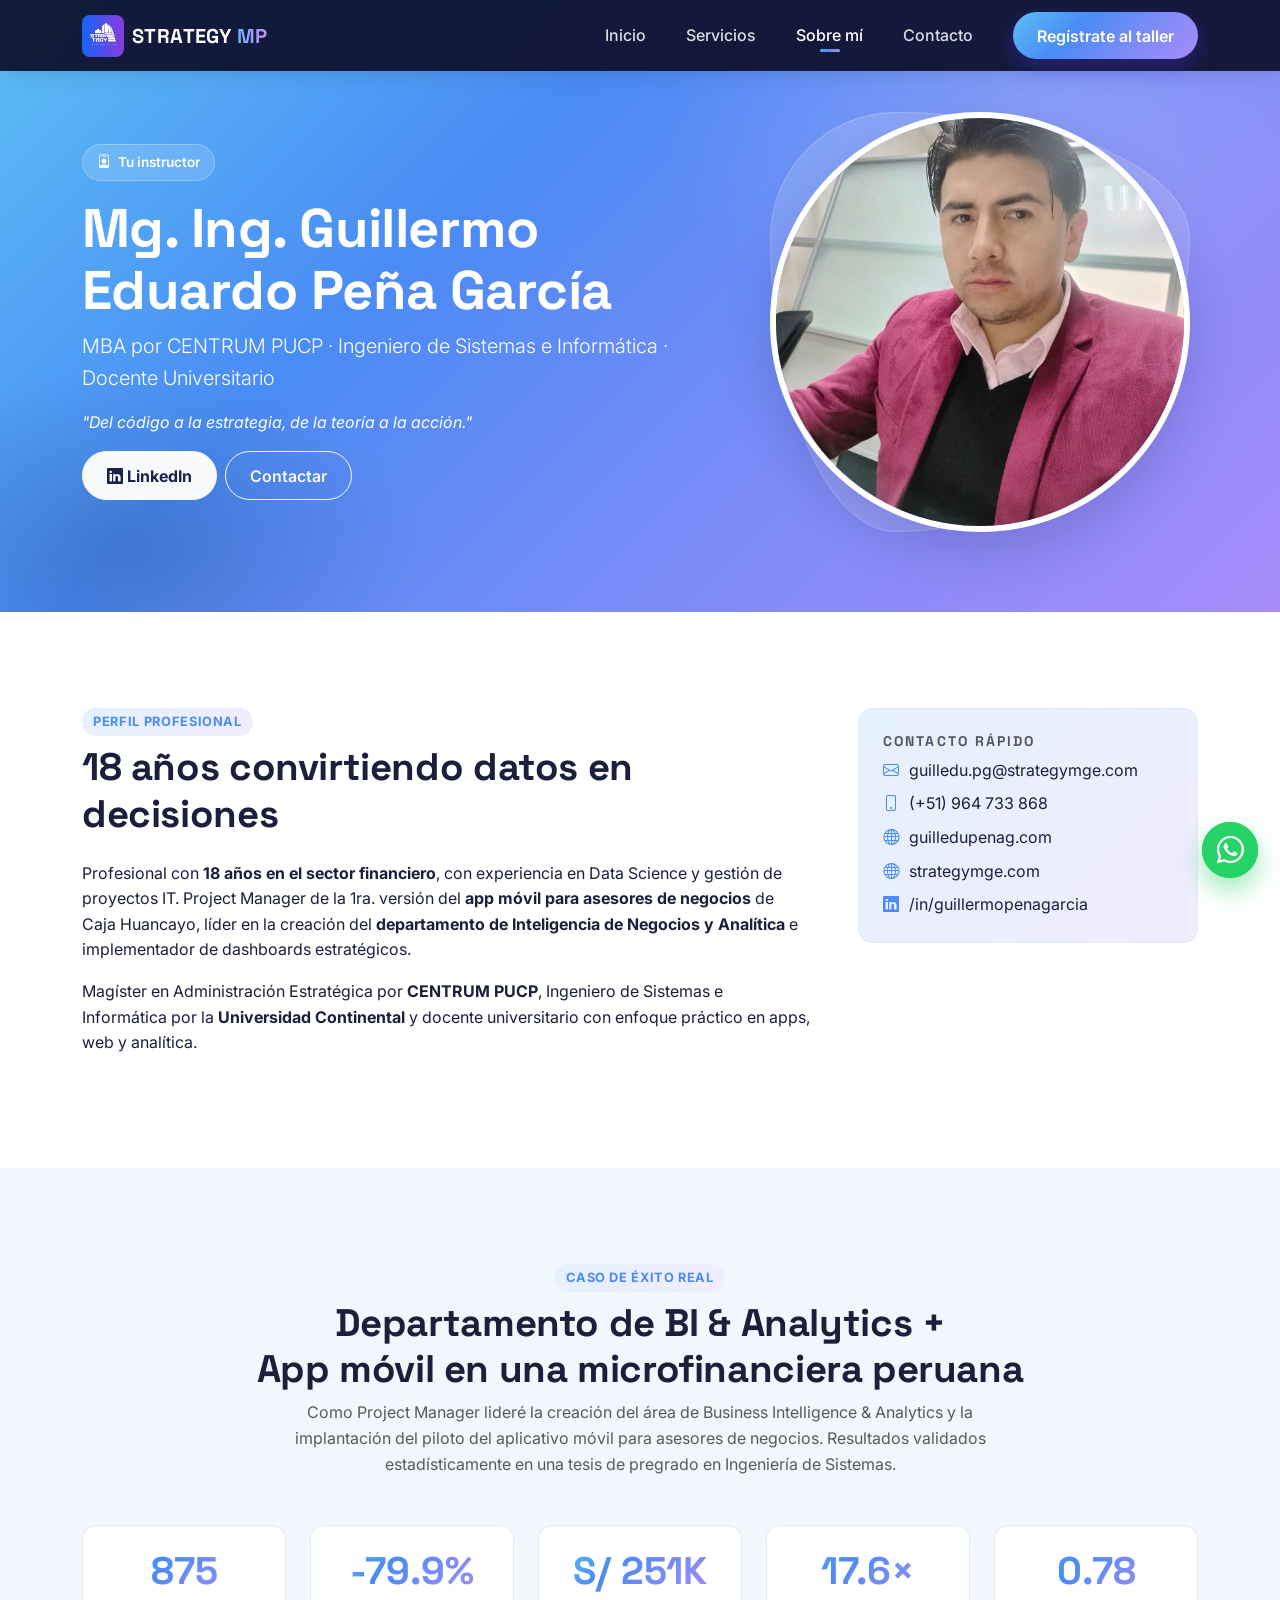
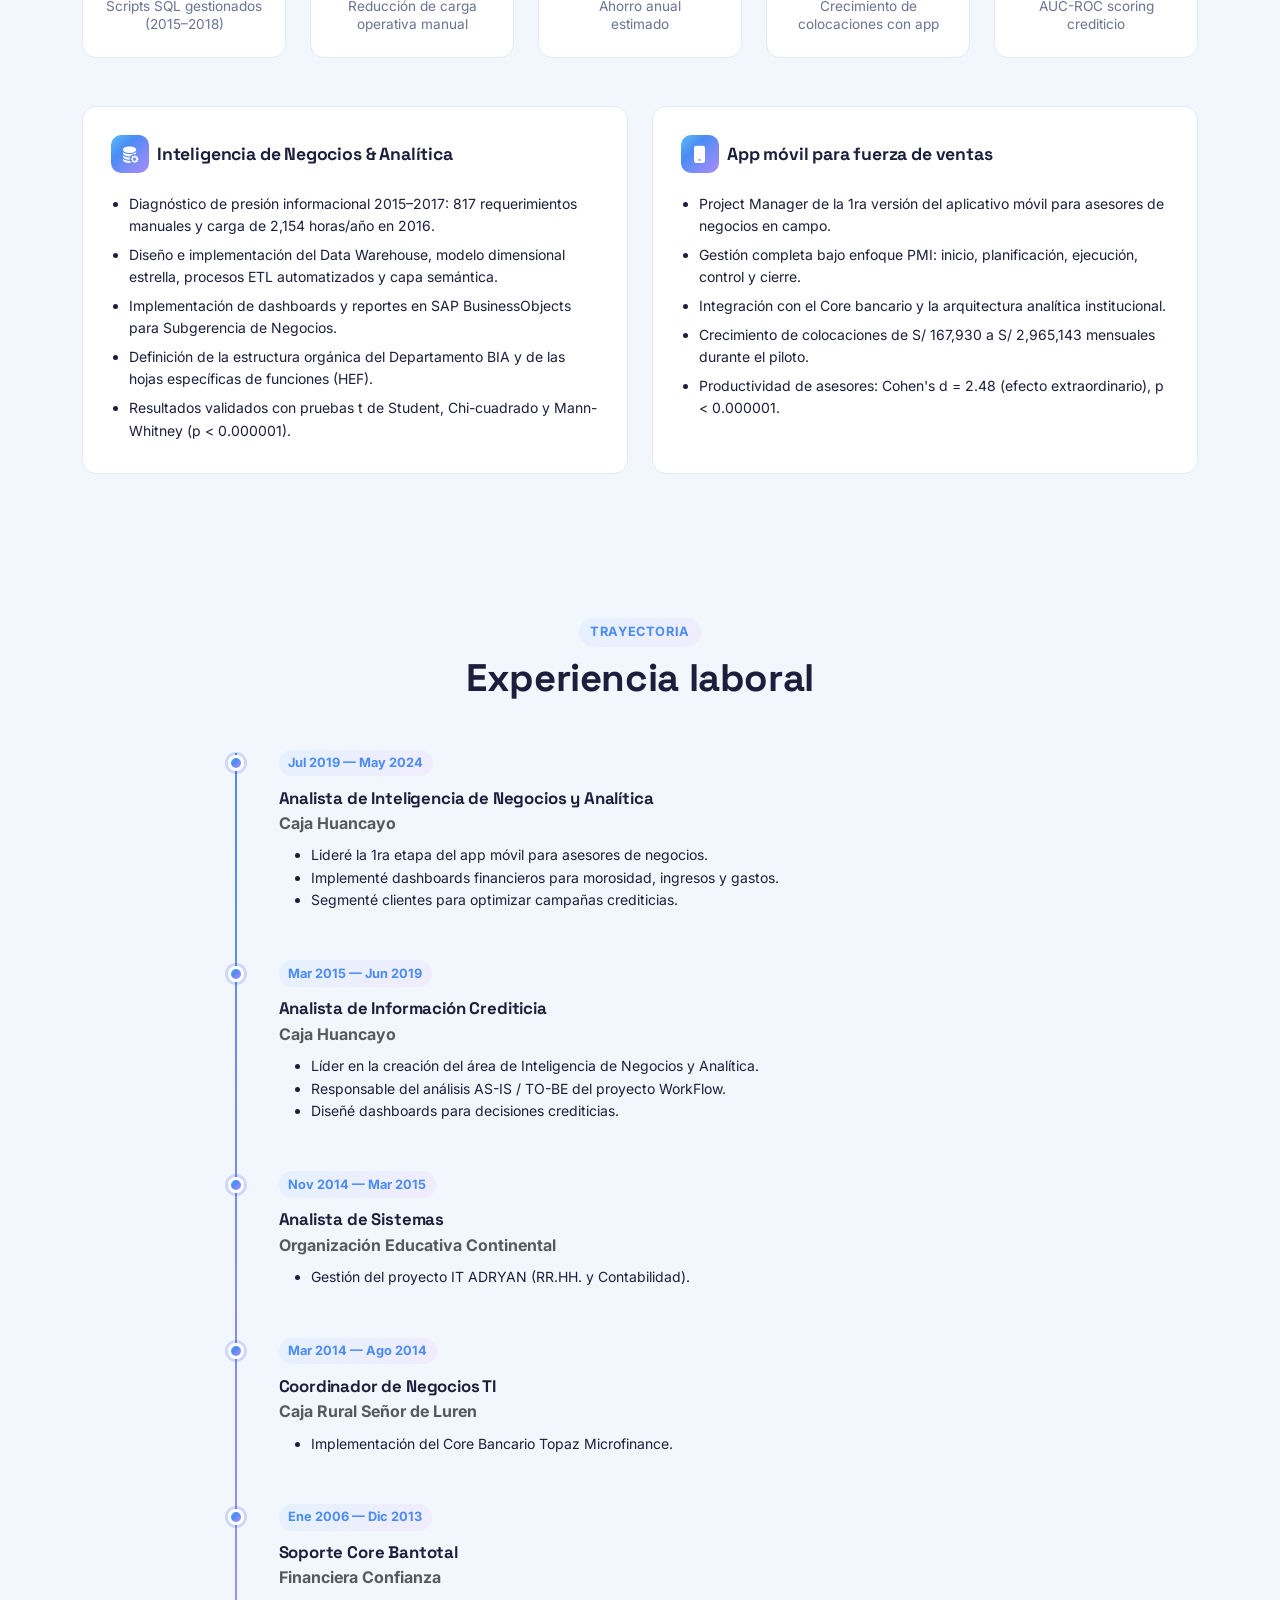
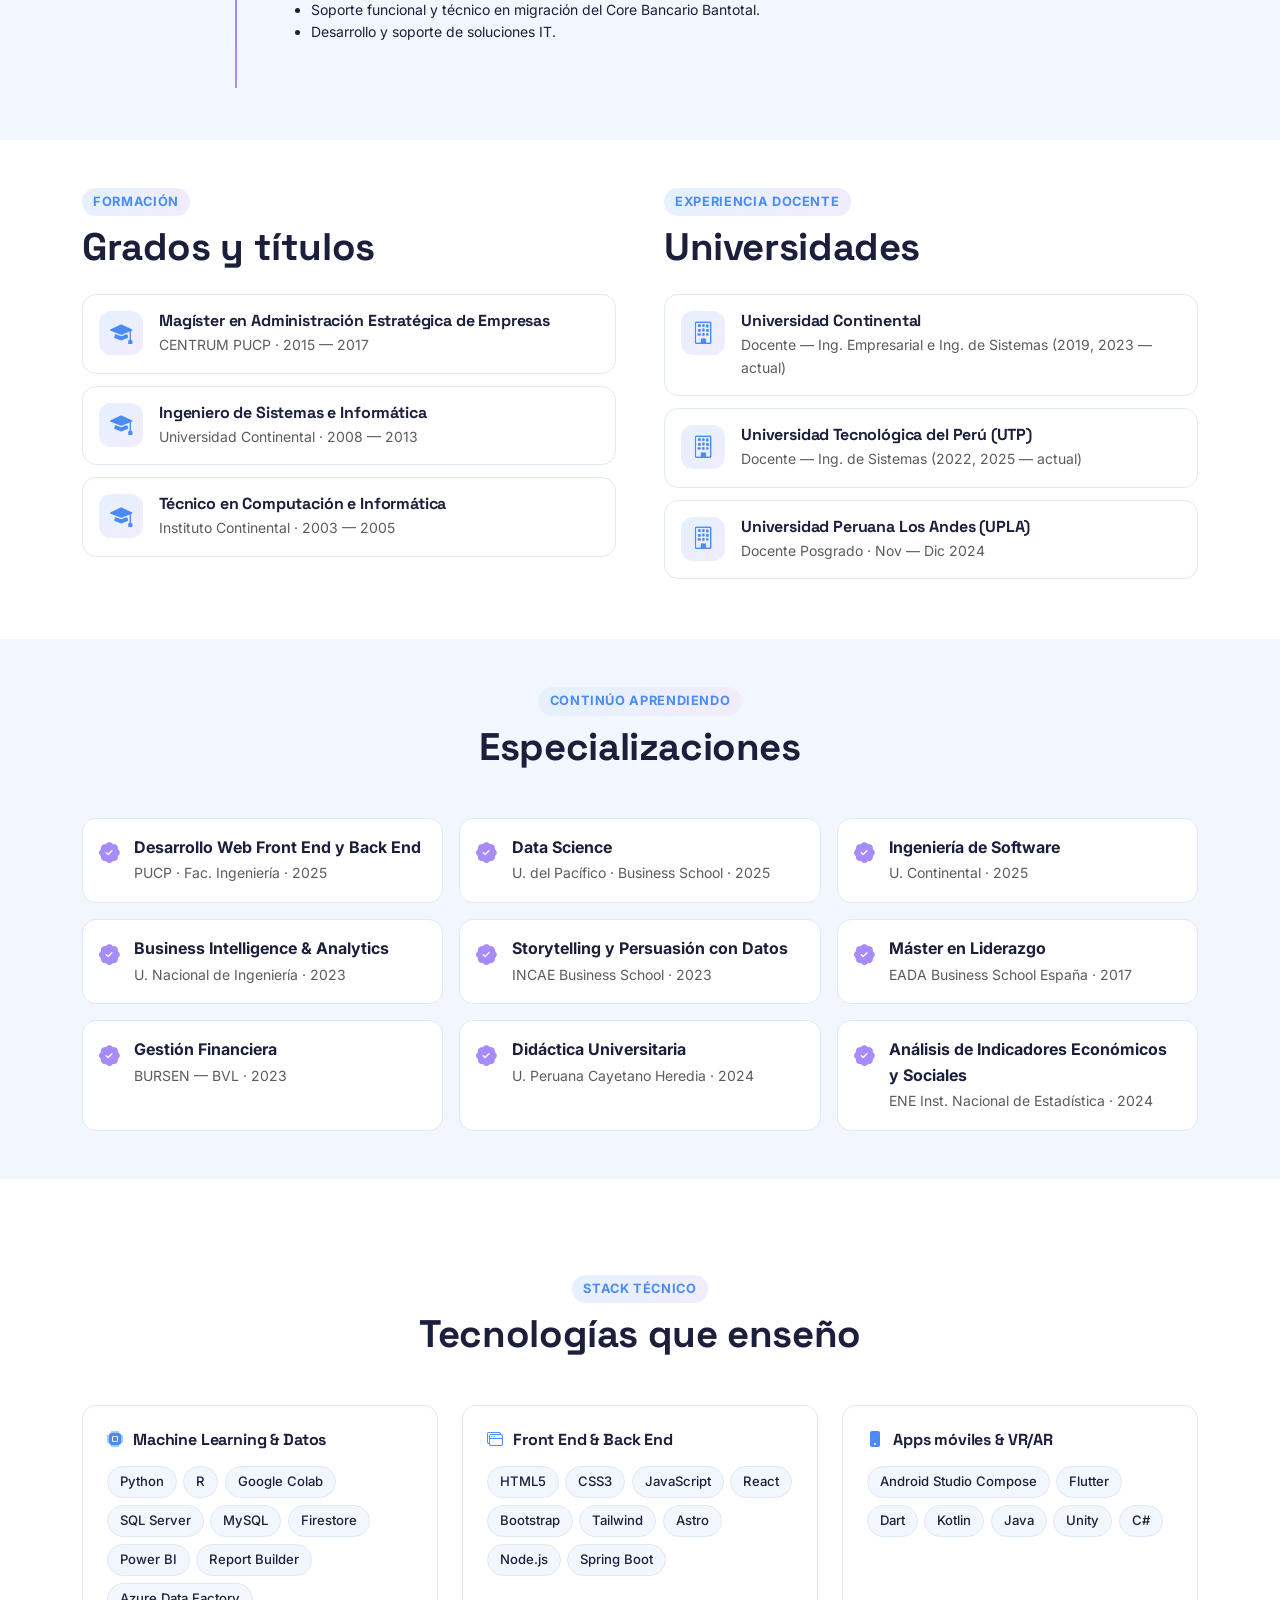
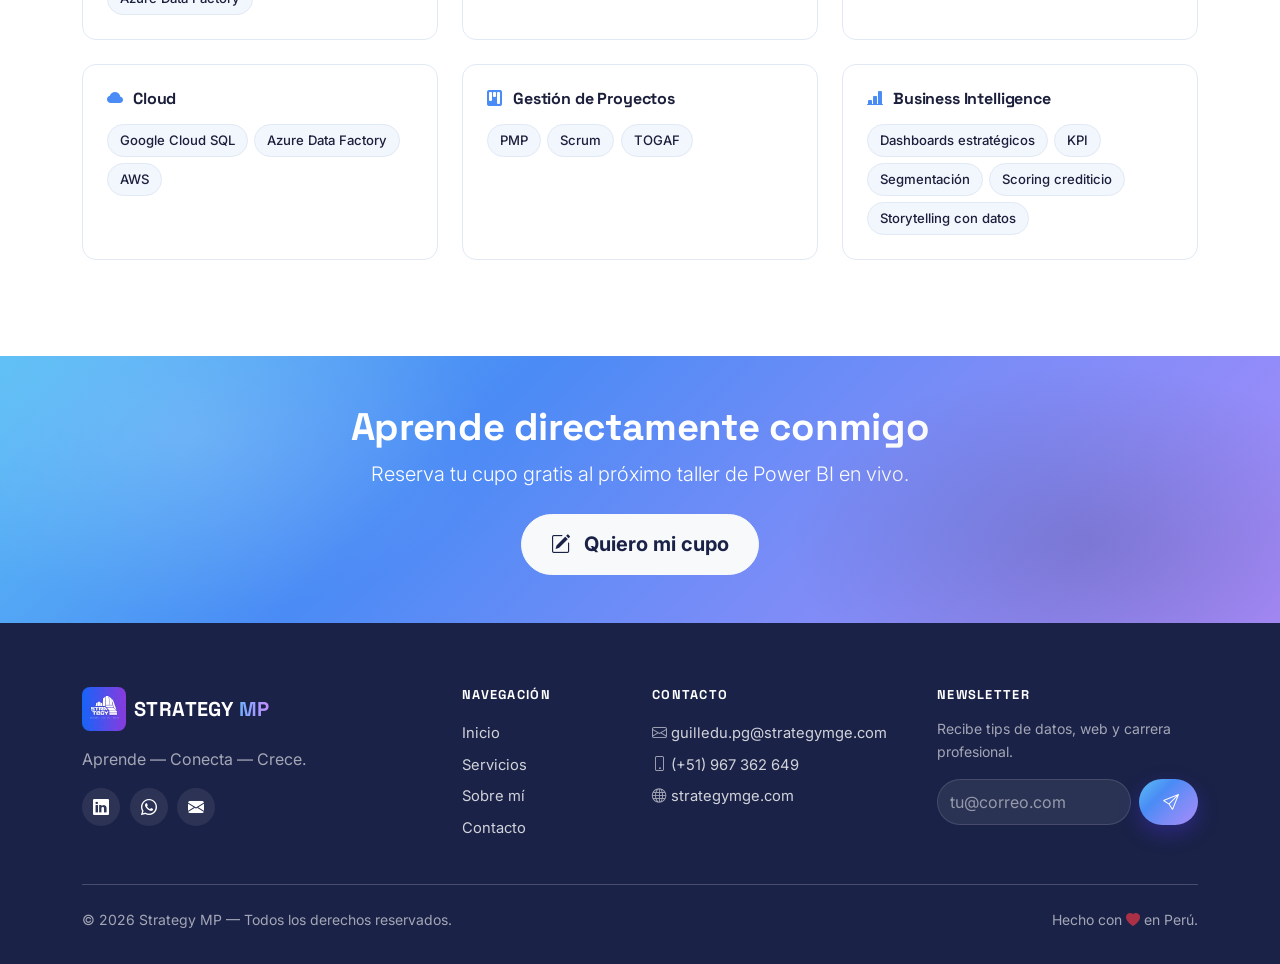
<file: sobre-mi.html>
<!DOCTYPE html>
<html lang="es">
<head>
  <meta charset="UTF-8" />
  <meta name="viewport" content="width=device-width, initial-scale=1.0" />
  <title>Sobre mí — Mg. Ing. Guillermo Peña | Strategy MP</title>
  <meta name="description" content="Conoce a Guillermo Peña: MBA por CENTRUM PUCP, Ingeniero de Sistemas con 18 años en el sector financiero y docente universitario." />

  <link href="https://cdn.jsdelivr.net/npm/bootstrap@5.3.3/dist/css/bootstrap.min.css" rel="stylesheet" />
  <link rel="stylesheet" href="https://cdn.jsdelivr.net/npm/bootstrap-icons@1.11.3/font/bootstrap-icons.css" />
  <link rel="preconnect" href="https://fonts.googleapis.com" />
  <link rel="preconnect" href="https://fonts.gstatic.com" crossorigin />
  <link href="https://fonts.googleapis.com/css2?family=Inter:wght@400;500;600;700;800&family=Space+Grotesk:wght@600;700&display=swap" rel="stylesheet" />
  <link rel="stylesheet" href="css/styles.css" />
  <link rel="stylesheet" href="css/animations.css" />
</head>
<body>

  <!-- NAVBAR -->
  <nav class="navbar navbar-expand-lg navbar-dark fixed-top smp-navbar smp-navbar-solid" id="smpNavbar">
    <div class="container">
      <a class="navbar-brand d-flex align-items-center gap-2" href="index.html">
        <img src="assets/img/logo.jpeg" alt="Strategy MP" height="40" onerror="this.style.display='none'" />
        <span class="smp-brand-text">STRATEGY <span class="smp-brand-accent">MP</span></span>
      </a>
      <button class="navbar-toggler" type="button" data-bs-toggle="collapse" data-bs-target="#mainNav">
        <span class="navbar-toggler-icon"></span>
      </button>
      <div class="collapse navbar-collapse" id="mainNav">
        <ul class="navbar-nav ms-auto align-items-lg-center gap-lg-2">
          <li class="nav-item"><a class="nav-link" href="index.html">Inicio</a></li>
          <li class="nav-item"><a class="nav-link" href="cursos.html">Servicios</a></li>
          <li class="nav-item"><a class="nav-link active" href="sobre-mi.html">Sobre mí</a></li>
          <li class="nav-item"><a class="nav-link" href="contacto.html">Contacto</a></li>
          <li class="nav-item ms-lg-3">
            <a class="btn btn-smp-primary" href="index.html#registro">Regístrate al taller</a>
          </li>
        </ul>
      </div>
    </div>
  </nav>

  <!-- HERO -->
  <header class="smp-page-header">
    <div class="container position-relative">
      <div class="row align-items-center text-white g-5">
        <div class="col-lg-7">
          <span class="smp-pill"><i class="bi bi-person-badge"></i> Tu instructor</span>
          <h1 class="smp-hero-title mt-3">Mg. Ing. Guillermo Eduardo Peña García</h1>
          <p class="lead opacity-90">MBA por CENTRUM PUCP · Ingeniero de Sistemas e Informática · Docente Universitario</p>
          <p class="opacity-90 fst-italic">"Del código a la estrategia, de la teoría a la acción."</p>
          <div class="d-flex gap-2 flex-wrap mt-3">
            <a href="https://www.linkedin.com/in/guillermopenagarcia/" target="_blank" rel="noopener" class="btn btn-light smp-btn-on-dark">
              <i class="bi bi-linkedin"></i> LinkedIn
            </a>
            <a href="contacto.html" class="btn btn-outline-light">Contactar</a>
          </div>
        </div>
        <div class="col-lg-5">
          <div class="smp-instructor-photo smp-instructor-photo--solid">
            <div class="smp-instructor-photo-bg"></div>
            <img src="assets/img/perfil.jpeg" alt="Guillermo Peña" onerror="this.style.display='none'" />
          </div>
        </div>
      </div>
    </div>
  </header>

  <!-- PERFIL -->
  <section class="py-5 py-lg-6">
    <div class="container">
      <div class="row g-5">
        <div class="col-lg-8">
          <span class="smp-eyebrow">Perfil profesional</span>
          <h2 class="smp-h2 mt-2 mb-4">18 años convirtiendo datos en decisiones</h2>
          <p>
            Profesional con <strong>18 años en el sector financiero</strong>, con experiencia en Data Science y gestión de proyectos IT.
            Project Manager de la 1ra. versión del <strong>app móvil para asesores de negocios</strong> de Caja Huancayo, líder en la
            creación del <strong>departamento de Inteligencia de Negocios y Analítica</strong> e implementador de dashboards estratégicos.
          </p>
          <p>
            Magíster en Administración Estratégica por <strong>CENTRUM PUCP</strong>, Ingeniero de Sistemas e Informática por la
            <strong>Universidad Continental</strong> y docente universitario con enfoque práctico en apps, web y analítica.
          </p>
        </div>
        <div class="col-lg-4">
          <div class="smp-side-card">
            <h6 class="text-uppercase smp-letter-spaced text-muted small">Contacto rápido</h6>
            <ul class="list-unstyled mb-0">
              <li class="mb-2"><i class="bi bi-envelope smp-icon-c"></i> guilledu.pg@strategymge.com</li>
              <li class="mb-2"><i class="bi bi-phone smp-icon-c"></i> (+51) 964 733 868</li>
              <li class="mb-2"><i class="bi bi-globe smp-icon-c"></i> guilledupenag.com</li>
              <li class="mb-2"><i class="bi bi-globe smp-icon-c"></i> strategymge.com</li>
              <li><i class="bi bi-linkedin smp-icon-c"></i> /in/guillermopenagarcia</li>
            </ul>
          </div>
        </div>
      </div>
    </div>
  </section>

  <!-- CASO DE ÉXITO BIA -->
  <section class="py-5 py-lg-6 smp-section-soft">
    <div class="container">
      <div class="text-center mb-5">
        <span class="smp-eyebrow">Caso de éxito real</span>
        <h2 class="smp-h2 mt-2">Departamento de BI &amp; Analytics +<br/>App móvil en una microfinanciera peruana</h2>
        <p class="text-muted mx-auto" style="max-width:760px;">
          Como Project Manager lideré la creación del área de Business Intelligence &amp; Analytics y
          la implantación del piloto del aplicativo móvil para asesores de negocios.
          Resultados validados estadísticamente en una tesis de pregrado en Ingeniería de Sistemas.
        </p>
      </div>

      <div class="row g-4 mb-5">
        <div class="col-6 col-md-4 col-lg" data-aos="fade-up">
          <div class="smp-metric-card"><div class="smp-metric-num">875</div><div class="smp-metric-lbl">Scripts SQL gestionados<br/>(2015–2018)</div></div>
        </div>
        <div class="col-6 col-md-4 col-lg" data-aos="fade-up" data-aos-delay="100">
          <div class="smp-metric-card"><div class="smp-metric-num">-79.9%</div><div class="smp-metric-lbl">Reducción de carga<br/>operativa manual</div></div>
        </div>
        <div class="col-6 col-md-4 col-lg" data-aos="fade-up" data-aos-delay="200">
          <div class="smp-metric-card"><div class="smp-metric-num">S/ 251K</div><div class="smp-metric-lbl">Ahorro anual<br/>estimado</div></div>
        </div>
        <div class="col-6 col-md-4 col-lg" data-aos="fade-up" data-aos-delay="300">
          <div class="smp-metric-card"><div class="smp-metric-num">17.6×</div><div class="smp-metric-lbl">Crecimiento de<br/>colocaciones con app</div></div>
        </div>
        <div class="col-6 col-md-4 col-lg" data-aos="fade-up" data-aos-delay="400">
          <div class="smp-metric-card"><div class="smp-metric-num">0.78</div><div class="smp-metric-lbl">AUC-ROC scoring<br/>crediticio</div></div>
        </div>
      </div>

      <div class="row g-4">
        <div class="col-lg-6" data-aos="fade-right">
          <div class="smp-case-block h-100">
            <h5><i class="bi bi-database-fill-gear"></i> Inteligencia de Negocios &amp; Analítica</h5>
            <ul class="small">
              <li>Diagnóstico de presión informacional 2015–2017: 817 requerimientos manuales y carga de 2,154 horas/año en 2016.</li>
              <li>Diseño e implementación del Data Warehouse, modelo dimensional estrella, procesos ETL automatizados y capa semántica.</li>
              <li>Implementación de dashboards y reportes en SAP BusinessObjects para Subgerencia de Negocios.</li>
              <li>Definición de la estructura orgánica del Departamento BIA y de las hojas específicas de funciones (HEF).</li>
              <li>Resultados validados con pruebas t de Student, Chi-cuadrado y Mann-Whitney (p &lt; 0.000001).</li>
            </ul>
          </div>
        </div>
        <div class="col-lg-6" data-aos="fade-left">
          <div class="smp-case-block h-100">
            <h5><i class="bi bi-phone-fill"></i> App móvil para fuerza de ventas</h5>
            <ul class="small">
              <li>Project Manager de la 1ra versión del aplicativo móvil para asesores de negocios en campo.</li>
              <li>Gestión completa bajo enfoque PMI: inicio, planificación, ejecución, control y cierre.</li>
              <li>Integración con el Core bancario y la arquitectura analítica institucional.</li>
              <li>Crecimiento de colocaciones de S/ 167,930 a S/ 2,965,143 mensuales durante el piloto.</li>
              <li>Productividad de asesores: Cohen's d = 2.48 (efecto extraordinario), p &lt; 0.000001.</li>
            </ul>
          </div>
        </div>
      </div>
    </div>
  </section>

  <!-- EXPERIENCIA -->
  <section class="py-5 smp-section-soft">
    <div class="container">
      <div class="text-center mb-5">
        <span class="smp-eyebrow">Trayectoria</span>
        <h2 class="smp-h2 mt-2">Experiencia laboral</h2>
      </div>
      <div class="row justify-content-center">
        <div class="col-lg-9">
          <div class="smp-timeline">
            <div class="smp-timeline-item">
              <div class="smp-timeline-dot"></div>
              <div class="smp-timeline-content">
                <span class="smp-timeline-date">Jul 2019 — May 2024</span>
                <h5>Analista de Inteligencia de Negocios y Analítica</h5>
                <p class="text-muted mb-2"><strong>Caja Huancayo</strong></p>
                <ul class="small">
                  <li>Lideré la 1ra etapa del app móvil para asesores de negocios.</li>
                  <li>Implementé dashboards financieros para morosidad, ingresos y gastos.</li>
                  <li>Segmenté clientes para optimizar campañas crediticias.</li>
                </ul>
              </div>
            </div>
            <div class="smp-timeline-item">
              <div class="smp-timeline-dot"></div>
              <div class="smp-timeline-content">
                <span class="smp-timeline-date">Mar 2015 — Jun 2019</span>
                <h5>Analista de Información Crediticia</h5>
                <p class="text-muted mb-2"><strong>Caja Huancayo</strong></p>
                <ul class="small">
                  <li>Líder en la creación del área de Inteligencia de Negocios y Analítica.</li>
                  <li>Responsable del análisis AS-IS / TO-BE del proyecto WorkFlow.</li>
                  <li>Diseñé dashboards para decisiones crediticias.</li>
                </ul>
              </div>
            </div>
            <div class="smp-timeline-item">
              <div class="smp-timeline-dot"></div>
              <div class="smp-timeline-content">
                <span class="smp-timeline-date">Nov 2014 — Mar 2015</span>
                <h5>Analista de Sistemas</h5>
                <p class="text-muted mb-2"><strong>Organización Educativa Continental</strong></p>
                <ul class="small"><li>Gestión del proyecto IT ADRYAN (RR.HH. y Contabilidad).</li></ul>
              </div>
            </div>
            <div class="smp-timeline-item">
              <div class="smp-timeline-dot"></div>
              <div class="smp-timeline-content">
                <span class="smp-timeline-date">Mar 2014 — Ago 2014</span>
                <h5>Coordinador de Negocios TI</h5>
                <p class="text-muted mb-2"><strong>Caja Rural Señor de Luren</strong></p>
                <ul class="small"><li>Implementación del Core Bancario Topaz Microfinance.</li></ul>
              </div>
            </div>
            <div class="smp-timeline-item">
              <div class="smp-timeline-dot"></div>
              <div class="smp-timeline-content">
                <span class="smp-timeline-date">Ene 2006 — Dic 2013</span>
                <h5>Soporte Core Bantotal</h5>
                <p class="text-muted mb-2"><strong>Financiera Confianza</strong></p>
                <ul class="small">
                  <li>Soporte funcional y técnico en migración del Core Bancario Bantotal.</li>
                  <li>Desarrollo y soporte de soluciones IT.</li>
                </ul>
              </div>
            </div>
          </div>
        </div>
      </div>
    </div>
  </section>

  <!-- GRADOS Y EXPERIENCIA DOCENTE -->
  <section class="py-5">
    <div class="container">
      <div class="row g-5">
        <div class="col-lg-6">
          <span class="smp-eyebrow">Formación</span>
          <h2 class="smp-h2 mt-2 mb-4">Grados y títulos</h2>
          <div class="smp-degree">
            <i class="bi bi-mortarboard-fill"></i>
            <div>
              <h6 class="mb-1">Magíster en Administración Estratégica de Empresas</h6>
              <p class="text-muted small mb-0">CENTRUM PUCP · 2015 — 2017</p>
            </div>
          </div>
          <div class="smp-degree">
            <i class="bi bi-mortarboard-fill"></i>
            <div>
              <h6 class="mb-1">Ingeniero de Sistemas e Informática</h6>
              <p class="text-muted small mb-0">Universidad Continental · 2008 — 2013</p>
            </div>
          </div>
          <div class="smp-degree">
            <i class="bi bi-mortarboard-fill"></i>
            <div>
              <h6 class="mb-1">Técnico en Computación e Informática</h6>
              <p class="text-muted small mb-0">Instituto Continental · 2003 — 2005</p>
            </div>
          </div>
        </div>
        <div class="col-lg-6">
          <span class="smp-eyebrow">Experiencia docente</span>
          <h2 class="smp-h2 mt-2 mb-4">Universidades</h2>
          <div class="smp-degree">
            <i class="bi bi-building"></i>
            <div>
              <h6 class="mb-1">Universidad Continental</h6>
              <p class="text-muted small mb-0">Docente — Ing. Empresarial e Ing. de Sistemas (2019, 2023 — actual)</p>
            </div>
          </div>
          <div class="smp-degree">
            <i class="bi bi-building"></i>
            <div>
              <h6 class="mb-1">Universidad Tecnológica del Perú (UTP)</h6>
              <p class="text-muted small mb-0">Docente — Ing. de Sistemas (2022, 2025 — actual)</p>
            </div>
          </div>
          <div class="smp-degree">
            <i class="bi bi-building"></i>
            <div>
              <h6 class="mb-1">Universidad Peruana Los Andes (UPLA)</h6>
              <p class="text-muted small mb-0">Docente Posgrado · Nov — Dic 2024</p>
            </div>
          </div>
        </div>
      </div>
    </div>
  </section>

  <!-- ESPECIALIZACIONES -->
  <section class="py-5 smp-section-soft">
    <div class="container">
      <div class="text-center mb-5">
        <span class="smp-eyebrow">Continúo aprendiendo</span>
        <h2 class="smp-h2 mt-2">Especializaciones</h2>
      </div>
      <div class="row g-3">
        <div class="col-md-6 col-lg-4"><div class="smp-spec-card"><i class="bi bi-patch-check-fill"></i><div><strong>Desarrollo Web Front End y Back End</strong><br/><span class="text-muted small">PUCP · Fac. Ingeniería · 2025</span></div></div></div>
        <div class="col-md-6 col-lg-4"><div class="smp-spec-card"><i class="bi bi-patch-check-fill"></i><div><strong>Data Science</strong><br/><span class="text-muted small">U. del Pacífico · Business School · 2025</span></div></div></div>
        <div class="col-md-6 col-lg-4"><div class="smp-spec-card"><i class="bi bi-patch-check-fill"></i><div><strong>Ingeniería de Software</strong><br/><span class="text-muted small">U. Continental · 2025</span></div></div></div>
        <div class="col-md-6 col-lg-4"><div class="smp-spec-card"><i class="bi bi-patch-check-fill"></i><div><strong>Business Intelligence & Analytics</strong><br/><span class="text-muted small">U. Nacional de Ingeniería · 2023</span></div></div></div>
        <div class="col-md-6 col-lg-4"><div class="smp-spec-card"><i class="bi bi-patch-check-fill"></i><div><strong>Storytelling y Persuasión con Datos</strong><br/><span class="text-muted small">INCAE Business School · 2023</span></div></div></div>
        <div class="col-md-6 col-lg-4"><div class="smp-spec-card"><i class="bi bi-patch-check-fill"></i><div><strong>Máster en Liderazgo</strong><br/><span class="text-muted small">EADA Business School España · 2017</span></div></div></div>
        <div class="col-md-6 col-lg-4"><div class="smp-spec-card"><i class="bi bi-patch-check-fill"></i><div><strong>Gestión Financiera</strong><br/><span class="text-muted small">BURSEN — BVL · 2023</span></div></div></div>
        <div class="col-md-6 col-lg-4"><div class="smp-spec-card"><i class="bi bi-patch-check-fill"></i><div><strong>Didáctica Universitaria</strong><br/><span class="text-muted small">U. Peruana Cayetano Heredia · 2024</span></div></div></div>
        <div class="col-md-6 col-lg-4"><div class="smp-spec-card"><i class="bi bi-patch-check-fill"></i><div><strong>Análisis de Indicadores Económicos y Sociales</strong><br/><span class="text-muted small">ENE Inst. Nacional de Estadística · 2024</span></div></div></div>
      </div>
    </div>
  </section>

  <!-- HABILIDADES TÉCNICAS -->
  <section class="py-5 py-lg-6">
    <div class="container">
      <div class="text-center mb-5">
        <span class="smp-eyebrow">Stack técnico</span>
        <h2 class="smp-h2 mt-2">Tecnologías que enseño</h2>
      </div>
      <div class="row g-4">
        <div class="col-md-6 col-lg-4">
          <div class="smp-skill-block h-100">
            <h6><i class="bi bi-cpu-fill"></i> Machine Learning & Datos</h6>
            <div class="smp-chips">
              <span>Python</span><span>R</span><span>Google Colab</span><span>SQL Server</span>
              <span>MySQL</span><span>Firestore</span><span>Power BI</span><span>Report Builder</span>
              <span>Azure Data Factory</span>
            </div>
          </div>
        </div>
        <div class="col-md-6 col-lg-4">
          <div class="smp-skill-block h-100">
            <h6><i class="bi bi-window-stack"></i> Front End & Back End</h6>
            <div class="smp-chips">
              <span>HTML5</span><span>CSS3</span><span>JavaScript</span><span>React</span>
              <span>Bootstrap</span><span>Tailwind</span><span>Astro</span>
              <span>Node.js</span><span>Spring Boot</span>
            </div>
          </div>
        </div>
        <div class="col-md-6 col-lg-4">
          <div class="smp-skill-block h-100">
            <h6><i class="bi bi-phone-fill"></i> Apps móviles & VR/AR</h6>
            <div class="smp-chips">
              <span>Android Studio Compose</span><span>Flutter</span><span>Dart</span>
              <span>Kotlin</span><span>Java</span><span>Unity</span><span>C#</span>
            </div>
          </div>
        </div>
        <div class="col-md-6 col-lg-4">
          <div class="smp-skill-block h-100">
            <h6><i class="bi bi-cloud-fill"></i> Cloud</h6>
            <div class="smp-chips">
              <span>Google Cloud SQL</span><span>Azure Data Factory</span><span>AWS</span>
            </div>
          </div>
        </div>
        <div class="col-md-6 col-lg-4">
          <div class="smp-skill-block h-100">
            <h6><i class="bi bi-kanban-fill"></i> Gestión de Proyectos</h6>
            <div class="smp-chips">
              <span>PMP</span><span>Scrum</span><span>TOGAF</span>
            </div>
          </div>
        </div>
        <div class="col-md-6 col-lg-4">
          <div class="smp-skill-block h-100">
            <h6><i class="bi bi-bar-chart-line-fill"></i> Business Intelligence</h6>
            <div class="smp-chips">
              <span>Dashboards estratégicos</span><span>KPI</span><span>Segmentación</span>
              <span>Scoring crediticio</span><span>Storytelling con datos</span>
            </div>
          </div>
        </div>
      </div>
    </div>
  </section>

  <!-- CTA FINAL -->
  <section class="smp-cta-final py-5">
    <div class="container text-center text-white">
      <h2 class="smp-h2 text-white">Aprende directamente conmigo</h2>
      <p class="lead opacity-90 mb-4">Reserva tu cupo gratis al próximo taller de Power BI en vivo.</p>
      <a href="index.html#registro" class="btn btn-light btn-lg smp-btn-on-dark">
        <i class="bi bi-pencil-square me-2"></i> Quiero mi cupo
      </a>
    </div>
  </section>

  <!-- FOOTER -->
  <footer class="smp-footer">
    <div class="container">
      <div class="row g-4">
        <div class="col-lg-4">
          <div class="d-flex align-items-center gap-2 mb-3">
            <img src="assets/img/logo.jpeg" alt="Strategy MP" height="40" onerror="this.style.display='none'" />
            <span class="smp-brand-text text-white">STRATEGY <span class="smp-brand-accent">MP</span></span>
          </div>
          <p class="opacity-75">Aprende — Conecta — Crece.</p>
          <div class="smp-socials">
            <a href="https://www.linkedin.com/in/guillermopenagarcia/" target="_blank" rel="noopener" aria-label="LinkedIn"><i class="bi bi-linkedin"></i></a>
            <a href="https://wa.me/51964733868" target="_blank" rel="noopener" aria-label="WhatsApp"><i class="bi bi-whatsapp"></i></a>
            <a href="mailto:guilledu.pg@strategymge.com" aria-label="Correo"><i class="bi bi-envelope-fill"></i></a>
          </div>
        </div>
        <div class="col-6 col-lg-2">
          <h6 class="text-white">Navegación</h6>
          <ul class="list-unstyled smp-footer-links">
            <li><a href="index.html">Inicio</a></li>
            <li><a href="cursos.html">Servicios</a></li>
            <li><a href="sobre-mi.html">Sobre mí</a></li>
            <li><a href="contacto.html">Contacto</a></li>
          </ul>
        </div>
        <div class="col-6 col-lg-3">
          <h6 class="text-white">Contacto</h6>
          <ul class="list-unstyled smp-footer-links">
            <li><i class="bi bi-envelope"></i> guilledu.pg@strategymge.com</li>
            <li><i class="bi bi-phone"></i> (+51) 967 362 649</li>
            <li><i class="bi bi-globe"></i> strategymge.com</li>
          </ul>
        </div>
        <div class="col-lg-3">
          <h6 class="text-white">Newsletter</h6>
          <p class="opacity-75 small">Recibe tips de datos, web y carrera profesional.</p>
          <form id="formNewsletter" class="d-flex gap-2">
            <input type="email" class="form-control" placeholder="tu@correo.com" required />
            <button class="btn btn-smp-primary" type="submit"><i class="bi bi-send"></i></button>
          </form>
        </div>
      </div>
      <hr class="opacity-25 my-4" />
      <div class="d-flex justify-content-between flex-wrap gap-2 small opacity-75">
        <span>© <span id="anioActual">2026</span> Strategy MP — Todos los derechos reservados.</span>
        <span>Hecho con <i class="bi bi-heart-fill text-danger"></i> en Perú.</span>
      </div>
    </div>
  </footer>

  <a href="https://wa.me/51967362649" target="_blank" rel="noopener" class="smp-whatsapp-fab" aria-label="WhatsApp">
    <i class="bi bi-whatsapp"></i>
  </a>

  <script src="https://cdn.jsdelivr.net/npm/bootstrap@5.3.3/dist/js/bootstrap.bundle.min.js"></script>
  <script src="js/main.js"></script>
</body>
</html>
</file>
<file: css/styles.css>
/* ============================================================
   STRATEGY MP — Estilos principales
   Paleta basada en el logo: azul → púrpura
   ============================================================ */

:root {
  /* Brand colors — paleta cielo (sky) → lavanda */
  --smp-blue:        #4A8BF5;   /* azul cielo */
  --smp-blue-2:      #7BAEFA;
  --smp-sky:         #5BBFF5;   /* acento celeste */
  --smp-purple:      #A78BFA;   /* lavanda */
  --smp-purple-2:    #C4B5FD;
  --smp-violet-deep: #3E3B7C;

  /* Neutrales */
  --smp-dark:        #1A2247;
  --smp-dark-2:      #232C5C;
  --smp-text:        #1B1F3B;
  --smp-muted:       #6c7293;
  --smp-bg-soft:     #F2F7FE;
  --smp-border:      #E1E9F5;
  --smp-white:       #FFFFFF;

  /* Gradientes */
  --smp-gradient:    linear-gradient(135deg, #5BBFF5 0%, #4A8BF5 35%, #7B8CF7 65%, #A78BFA 100%);
  --smp-gradient-soft: linear-gradient(135deg, #E5F1FE 0%, #F1ECFE 100%);

  /* Radios y sombras */
  --smp-radius:      14px;
  --smp-radius-lg:   22px;
  --smp-shadow-sm:   0 4px 12px rgba(18, 25, 80, .08);
  --smp-shadow-md:   0 10px 30px rgba(18, 25, 80, .12);
  --smp-shadow-lg:   0 20px 50px rgba(18, 25, 80, .18);

  /* Tipografías */
  --smp-font-sans:    'Inter', system-ui, -apple-system, Segoe UI, Roboto, sans-serif;
  --smp-font-display: 'Space Grotesk', 'Inter', sans-serif;
}

/* ============ BASE ============ */
* { box-sizing: border-box; }

html { scroll-behavior: smooth; }

body {
  font-family: var(--smp-font-sans);
  color: var(--smp-text);
  background: var(--smp-white);
  line-height: 1.6;
  -webkit-font-smoothing: antialiased;
  padding-top: 76px; /* compensar navbar fija */
}

h1, h2, h3, h4, h5, h6 {
  font-family: var(--smp-font-display);
  font-weight: 700;
  letter-spacing: -0.01em;
  color: var(--smp-text);
}

a { color: var(--smp-blue); text-decoration: none; transition: color .2s ease; }
a:hover { color: var(--smp-purple); }

img { max-width: 100%; height: auto; }

.py-lg-6 { padding-top: 6rem !important; padding-bottom: 6rem !important; }
@media (max-width: 991.98px) { .py-lg-6 { padding-top: 4rem !important; padding-bottom: 4rem !important; } }

/* ============ NAVBAR ============ */
.smp-navbar {
  background: rgba(14, 18, 48, 0);
  backdrop-filter: blur(0);
  transition: background .3s ease, backdrop-filter .3s ease, padding .3s ease, box-shadow .3s ease;
  padding-top: 1rem;
  padding-bottom: 1rem;
}

.smp-navbar.scrolled,
.smp-navbar-solid {
  background: rgba(14, 18, 48, .95);
  backdrop-filter: blur(10px);
  box-shadow: 0 4px 20px rgba(0,0,0,.1);
  padding-top: .6rem;
  padding-bottom: .6rem;
}

/* Logo en navbar — tamaño fijo, sin importar el archivo original */
.navbar-brand img {
  width: 42px !important;
  height: 42px !important;
  object-fit: cover;
  border-radius: 8px;
  flex-shrink: 0;
}

/* Logo en footer */
.smp-footer .d-flex img {
  width: 44px !important;
  height: 44px !important;
  object-fit: cover;
  border-radius: 8px;
  flex-shrink: 0;
}

.smp-brand-text {
  font-family: var(--smp-font-display);
  font-weight: 700;
  font-size: 1.25rem;
  letter-spacing: .02em;
  color: #fff;
}
.smp-brand-accent {
  background: linear-gradient(90deg, #6FB0FF 0%, #C58BFF 100%);
  -webkit-background-clip: text;
  background-clip: text;
  color: transparent;
}

.smp-navbar .nav-link {
  color: rgba(255, 255, 255, .85);
  font-weight: 500;
  padding: .5rem 1rem !important;
  position: relative;
}
.smp-navbar .nav-link:hover { color: #fff; }
.smp-navbar .nav-link.active { color: #fff; }
.smp-navbar .nav-link.active::after {
  content: '';
  position: absolute;
  bottom: 4px;
  left: 50%;
  transform: translateX(-50%);
  width: 20px; height: 3px;
  background: var(--smp-gradient);
  border-radius: 3px;
}

/* ============ BOTONES ============ */
.btn {
  font-weight: 600;
  border-radius: 999px;
  padding: .7rem 1.5rem;
  transition: transform .2s ease, box-shadow .2s ease, background .3s ease;
}
.btn-lg { padding: .9rem 1.8rem; }

.btn-smp-primary {
  background: var(--smp-gradient);
  color: #fff !important;
  border: 0;
  box-shadow: 0 8px 20px rgba(74, 51, 230, .35);
}
.btn-smp-primary:hover {
  transform: translateY(-2px);
  box-shadow: 0 12px 28px rgba(74, 51, 230, .5);
  color: #fff;
}

.btn-outline-smp {
  border: 2px solid var(--smp-blue);
  color: var(--smp-blue);
  background: transparent;
}
.btn-outline-smp:hover {
  background: var(--smp-blue);
  color: #fff;
  transform: translateY(-2px);
}

.btn-outline-light:hover { background: #fff; color: var(--smp-dark) !important; }

.smp-btn-on-dark { color: var(--smp-dark) !important; font-weight: 700; }
.smp-btn-on-dark:hover { color: var(--smp-purple) !important; }

.smp-link {
  color: var(--smp-blue);
  font-weight: 600;
  text-decoration: none;
}
.smp-link:hover { color: var(--smp-purple); }

/* ============ HERO ============ */
.smp-hero {
  position: relative;
  padding: 6rem 0 5rem;
  overflow: hidden;
  isolation: isolate;
  margin-top: -76px;
  padding-top: 9rem;
}

.smp-hero-bg {
  position: absolute;
  inset: 0;
  z-index: -1;
  background:
    radial-gradient(900px 600px at 15% 70%, rgba(40, 50, 130, .35), transparent 60%),
    radial-gradient(700px 500px at 90% 20%, rgba(167, 139, 250, .45), transparent 60%),
    var(--smp-gradient);
}
.smp-hero-bg::before {
  content: '';
  position: absolute; inset: 0;
  background-image:
    linear-gradient(rgba(255,255,255,.05) 1px, transparent 1px),
    linear-gradient(90deg, rgba(255,255,255,.05) 1px, transparent 1px);
  background-size: 60px 60px;
  mask-image: radial-gradient(circle at 50% 50%, #000 30%, transparent 75%);
}

.smp-hero-title {
  font-size: clamp(2.1rem, 4.5vw, 3.4rem);
  font-weight: 800;
  line-height: 1.15;
  color: #fff;
}

.smp-gradient-text {
  background: linear-gradient(90deg, #FFD86B 0%, #FFAFEC 50%, #B8C3FF 100%);
  -webkit-background-clip: text;
  background-clip: text;
  color: transparent;
}

.smp-hero-bullets li {
  padding: .35rem 0;
  color: rgba(255, 255, 255, .92);
  display: flex;
  align-items: flex-start;
  gap: .55rem;
}
.smp-hero-bullets i {
  color: #B8FFC3;
  font-size: 1.2rem;
  margin-top: 1px;
}

.smp-hero-meta {
  display: flex;
  flex-wrap: wrap;
  gap: 1rem 1.5rem;
  color: rgba(255, 255, 255, .85);
  font-size: .92rem;
}
.smp-hero-meta i { color: #FFD86B; margin-right: .35rem; }

.smp-pill {
  display: inline-flex;
  align-items: center;
  gap: .4rem;
  padding: .4rem .9rem;
  background: rgba(255, 255, 255, .15);
  border: 1px solid rgba(255, 255, 255, .25);
  border-radius: 999px;
  font-size: .85rem;
  font-weight: 600;
  color: #fff;
  backdrop-filter: blur(6px);
}
.smp-pill-light {
  background: var(--smp-gradient-soft);
  border-color: var(--smp-border);
  color: var(--smp-blue);
}

/* ============ FORM HERO ============ */
.smp-card-form {
  background: #fff;
  border-radius: var(--smp-radius-lg);
  padding: 2rem;
  box-shadow: var(--smp-shadow-lg);
  border: 1px solid var(--smp-border);
}

.smp-card-form--page { padding: 2.5rem; }

.smp-card-form .form-control,
.smp-card-form .form-select {
  border-radius: 12px;
  padding: .7rem .9rem;
  border: 1.5px solid var(--smp-border);
  font-size: .95rem;
  transition: border-color .2s ease, box-shadow .2s ease;
}
.smp-card-form .form-control:focus,
.smp-card-form .form-select:focus {
  border-color: var(--smp-blue);
  box-shadow: 0 0 0 4px rgba(48, 70, 224, .15);
}

.form-label { font-weight: 600; font-size: .9rem; color: var(--smp-text); }

/* ============ PAGE HEADER (interior) ============ */
.smp-page-header {
  position: relative;
  padding: 7rem 0 5rem;
  margin-top: -76px;
  background: var(--smp-gradient);
  overflow: hidden;
  isolation: isolate;
}
.smp-page-header::before {
  content: '';
  position: absolute; inset: 0; z-index: -1;
  background:
    radial-gradient(600px 400px at 80% 20%, rgba(255,255,255,.15), transparent 60%),
    radial-gradient(500px 300px at 10% 90%, rgba(0,0,0,.15), transparent 60%);
}
.smp-page-header--sm { padding: 6.5rem 0 4rem; }

/* ============ TRUST ============ */
.smp-letter-spaced { letter-spacing: .15em; }

.smp-trust-grid span {
  color: var(--smp-muted);
  font-weight: 600;
  font-family: var(--smp-font-display);
  font-size: .95rem;
  transition: color .2s ease;
}
.smp-trust-grid .col:hover span { color: var(--smp-blue); }

/* ============ EYEBROWS y H2 ============ */
.smp-eyebrow {
  display: inline-block;
  padding: .25rem .7rem;
  background: var(--smp-gradient-soft);
  color: var(--smp-blue);
  font-weight: 700;
  font-size: .8rem;
  border-radius: 999px;
  letter-spacing: .05em;
  text-transform: uppercase;
}
.smp-h2 {
  font-size: clamp(1.7rem, 3vw, 2.4rem);
  font-weight: 800;
  line-height: 1.2;
}

.smp-section-soft { background: var(--smp-bg-soft); }

/* ============ FEATURE CARD ============ */
.smp-feature {
  background: #fff;
  border-radius: var(--smp-radius);
  padding: 2rem 1.5rem;
  border: 1px solid var(--smp-border);
  text-align: left;
  transition: transform .3s ease, box-shadow .3s ease, border-color .3s ease;
}
.smp-feature:hover {
  transform: translateY(-6px);
  box-shadow: var(--smp-shadow-md);
  border-color: rgba(48, 70, 224, .25);
}
.smp-feature-icon {
  width: 54px; height: 54px;
  border-radius: 14px;
  background: var(--smp-gradient);
  color: #fff;
  display: inline-flex;
  align-items: center;
  justify-content: center;
  font-size: 1.5rem;
  margin-bottom: 1rem;
  box-shadow: 0 8px 18px rgba(74, 51, 230, .35);
}
.smp-feature h5 { font-size: 1.1rem; margin-bottom: .5rem; }

/* ============ CURSO CARD ============ */
.smp-course-card {
  background: #fff;
  border-radius: var(--smp-radius);
  overflow: hidden;
  border: 1px solid var(--smp-border);
  transition: transform .3s ease, box-shadow .3s ease;
}
.smp-course-card:hover {
  transform: translateY(-8px);
  box-shadow: var(--smp-shadow-md);
}

.smp-course-thumb {
  position: relative;
  aspect-ratio: 16 / 9;
  background: var(--smp-gradient);
  display: flex; align-items: center; justify-content: center;
  color: #fff;
  font-size: 3rem;
  overflow: hidden;
}
.smp-course-thumb::before {
  content: '';
  position: absolute; inset: 0;
  background: radial-gradient(circle at 30% 30%, rgba(255,255,255,.2), transparent 60%);
}

/* Thumbs por categoría (íconos) */
.smp-thumb-powerbi::after { content: '\f1ef'; font-family: 'bootstrap-icons'; position: relative; z-index: 1; }
.smp-thumb-sql::after     { content: '\f3a0'; font-family: 'bootstrap-icons'; position: relative; z-index: 1; }
.smp-thumb-ml::after      { content: '\f234'; font-family: 'bootstrap-icons'; position: relative; z-index: 1; }
.smp-thumb-excel::after   { content: '\f56b'; font-family: 'bootstrap-icons'; position: relative; z-index: 1; background: linear-gradient(135deg,#1F9D55,#23A06B); -webkit-background-clip:text; background-clip:text;}
.smp-thumb-web::after     { content: '\f1ee'; font-family: 'bootstrap-icons'; position: relative; z-index: 1; }
.smp-thumb-flutter::after { content: '\f5af'; font-family: 'bootstrap-icons'; position: relative; z-index: 1; }
.smp-thumb-react::after   { content: '\f2dc'; font-family: 'bootstrap-icons'; position: relative; z-index: 1; }
.smp-thumb-pm::after      { content: '\f432'; font-family: 'bootstrap-icons'; position: relative; z-index: 1; }
.smp-thumb-togaf::after   { content: '\f3a5'; font-family: 'bootstrap-icons'; position: relative; z-index: 1; }

.smp-thumb-sql     { background: linear-gradient(135deg, #1B3A6B, #2D5FA8); }
.smp-thumb-ml      { background: linear-gradient(135deg, #5C2E91, #B33FCB); }
.smp-thumb-excel   { background: linear-gradient(135deg, #0C6C36, #1F9D55); }
.smp-thumb-web     { background: linear-gradient(135deg, #E25822, #F08C44); }
.smp-thumb-flutter { background: linear-gradient(135deg, #134B80, #38AEEF); }
.smp-thumb-react   { background: linear-gradient(135deg, #1B2A4E, #61DAFB); }
.smp-thumb-pm      { background: linear-gradient(135deg, #5D2A82, #8A2BE2); }
.smp-thumb-togaf   { background: linear-gradient(135deg, #102A43, #3A5BA6); }

/* Thumbnails específicos para los 5 servicios principales */
.smp-thumb-bia     { background: linear-gradient(135deg, #1E40AF, #5B82F5); }
.smp-thumb-bia::after    { content: '\f3a5'; font-family: 'bootstrap-icons'; position: relative; z-index: 1; }

.smp-thumb-mobile  { background: linear-gradient(135deg, #0F766E, #14B8A6); }
.smp-thumb-mobile::after { content: '\f5af'; font-family: 'bootstrap-icons'; position: relative; z-index: 1; }

.smp-thumb-custom  { background: linear-gradient(135deg, #B45309, #F59E0B); }
.smp-thumb-custom::after { content: '\f48a'; font-family: 'bootstrap-icons'; position: relative; z-index: 1; }

.smp-thumb-ai      { background: linear-gradient(135deg, #7C2D92, #C026D3); }
.smp-thumb-ai::after     { content: '\f234'; font-family: 'bootstrap-icons'; position: relative; z-index: 1; }

.smp-tag {
  position: absolute;
  top: 12px; left: 12px;
  background: rgba(0, 0, 0, .55);
  color: #fff;
  font-size: .75rem;
  font-weight: 600;
  padding: .25rem .6rem;
  border-radius: 999px;
  display: inline-flex;
  align-items: center;
  gap: .3rem;
  backdrop-filter: blur(4px);
  z-index: 2;
}
.smp-tag-live {
  background: linear-gradient(90deg, #FF3D6E 0%, #FF6E3D 100%);
}
.smp-tag-live i { animation: smp-blink 1.4s infinite; }
@keyframes smp-blink { 50% { opacity: .4; } }

.smp-tag-free {
  position: absolute;
  top: 12px; right: 12px;
  background: #FFD86B;
  color: #5b3c00;
  font-weight: 700;
  font-size: .75rem;
  padding: .25rem .6rem;
  border-radius: 999px;
  z-index: 2;
}

.smp-tag-new {
  position: absolute;
  top: 12px; right: 12px;
  background: linear-gradient(90deg, #F472B6 0%, #A78BFA 100%);
  color: #fff;
  font-weight: 700;
  font-size: .75rem;
  padding: .25rem .6rem;
  border-radius: 999px;
  z-index: 2;
}

.smp-tag-service {
  background: rgba(255, 255, 255, .22);
  backdrop-filter: blur(6px);
  border: 1px solid rgba(255, 255, 255, .3);
}

/* ============ SERVICIOS — bullets ============ */
.smp-service-bullets {
  list-style: none;
  padding-left: 0;
  margin: 0;
}
.smp-service-bullets li {
  padding: .2rem 0;
  color: var(--smp-text);
  display: flex;
  align-items: center;
  gap: .4rem;
}
.smp-service-bullets i {
  color: var(--smp-blue);
  font-weight: 700;
}

/* ============ SERVICE BLOCK (sin visual, centrado) ============ */
.smp-service-block {
  max-width: 920px;
  margin: 0 auto;
  background: #fff;
  border: 1px solid var(--smp-border);
  border-radius: var(--smp-radius-lg);
  padding: 2.5rem 2rem;
  box-shadow: var(--smp-shadow-sm);
}
@media (min-width: 768px) {
  .smp-service-block { padding: 3rem 3rem; }
}

.smp-service-head {
  display: flex;
  flex-wrap: wrap;
  gap: .5rem;
  align-items: center;
  margin-bottom: .5rem;
}

/* Versión inline de los tags (no absolute) */
.smp-tag-inline {
  position: static !important;
  top: auto !important;
  left: auto !important;
  right: auto !important;
}

/* ============ SERVICE VISUAL LARGE (página servicios — legacy) ============ */
.smp-service-visual {
  position: relative;
  border-radius: var(--smp-radius-lg);
  overflow: hidden;
  aspect-ratio: 4 / 3;
  display: flex;
  align-items: center;
  justify-content: center;
  color: #fff;
  font-size: 6rem;
  box-shadow: var(--smp-shadow-md);
}
.smp-service-visual-lg { font-size: 7rem; }
.smp-service-visual::before {
  content: '';
  position: absolute; inset: 0;
  background: radial-gradient(circle at 30% 30%, rgba(255,255,255,.25), transparent 60%);
}

/* ============ CHECKLINE (bullets de la página servicios) ============ */
.smp-checkline {
  display: flex;
  align-items: flex-start;
  gap: .5rem;
  color: var(--smp-text);
  font-size: .95rem;
}
.smp-checkline i {
  color: var(--smp-blue);
  font-size: 1.1rem;
  margin-top: 2px;
  flex-shrink: 0;
}

/* ============ CTA CARD (en grid de servicios) ============ */
.smp-cta-card {
  background: var(--smp-gradient);
  border-radius: var(--smp-radius);
  padding: 2rem;
  color: #fff;
  display: flex;
  flex-direction: column;
  justify-content: center;
  text-align: center;
  border: 0;
  position: relative;
  overflow: hidden;
}
.smp-cta-card::before {
  content: '';
  position: absolute; inset: 0;
  background: radial-gradient(circle at 80% 20%, rgba(255,255,255,.18), transparent 60%);
}
.smp-cta-card > * { position: relative; z-index: 1; }
.smp-cta-card i {
  font-size: 2.5rem;
  margin-bottom: .75rem;
  opacity: .9;
}
.smp-cta-card h5 {
  color: #fff;
  margin-bottom: .5rem;
}
.smp-cta-card p {
  opacity: .9;
  margin-bottom: 1.25rem;
}

/* ============ MÉTRICAS (caso de éxito) ============ */
.smp-metric-card {
  background: #fff;
  border-radius: var(--smp-radius);
  padding: 1.5rem 1rem;
  text-align: center;
  border: 1px solid var(--smp-border);
  transition: transform .3s ease, box-shadow .3s ease;
  height: 100%;
}
.smp-metric-card:hover {
  transform: translateY(-4px);
  box-shadow: var(--smp-shadow-md);
}
.smp-metric-num {
  font-family: var(--smp-font-display);
  font-size: clamp(1.8rem, 3vw, 2.5rem);
  font-weight: 800;
  background: var(--smp-gradient);
  -webkit-background-clip: text;
  background-clip: text;
  color: transparent;
  line-height: 1.1;
  margin-bottom: .35rem;
}
.smp-metric-lbl {
  font-size: .85rem;
  color: var(--smp-muted);
  line-height: 1.3;
}

/* ============ CASE BLOCK (sobre-mi) ============ */
.smp-case-block {
  background: #fff;
  border-radius: var(--smp-radius);
  padding: 1.75rem;
  border: 1px solid var(--smp-border);
}
.smp-case-block h5 {
  margin-bottom: 1rem;
  font-size: 1.1rem;
  display: flex;
  align-items: center;
  gap: .5rem;
}
.smp-case-block h5 i {
  width: 38px; height: 38px;
  border-radius: 10px;
  background: var(--smp-gradient);
  color: #fff;
  display: inline-flex;
  align-items: center;
  justify-content: center;
  font-size: 1.1rem;
}
.smp-case-block ul {
  padding-left: 1.1rem;
  color: var(--smp-text);
  margin: 0;
}
.smp-case-block li { padding: .2rem 0; }

/* ============ SERVICE MINI (contacto) ============ */
.smp-service-mini {
  display: flex;
  align-items: center;
  gap: 1rem;
  padding: 1rem 1.25rem;
  background: #fff;
  border: 1px solid var(--smp-border);
  border-radius: var(--smp-radius);
  text-decoration: none;
  color: var(--smp-text);
  transition: transform .2s ease, border-color .2s ease, box-shadow .2s ease;
  height: 100%;
}
.smp-service-mini:hover {
  transform: translateX(4px);
  border-color: var(--smp-blue);
  box-shadow: var(--smp-shadow-sm);
  color: var(--smp-text);
}
.smp-service-mini > i:first-child {
  font-size: 1.4rem;
  color: var(--smp-blue);
  width: 44px; height: 44px;
  border-radius: 12px;
  background: var(--smp-gradient-soft);
  display: inline-flex;
  align-items: center;
  justify-content: center;
  flex-shrink: 0;
}
.smp-service-mini strong { display: block; font-size: .95rem; }
.smp-service-mini span { font-size: .82rem; color: var(--smp-muted); }
.smp-service-mini .bi-arrow-right {
  color: var(--smp-purple);
  transition: transform .2s ease;
}
.smp-service-mini:hover .bi-arrow-right { transform: translateX(4px); }

/* ============ INSTRUCTOR ============ */
.smp-instructor { background: var(--smp-bg-soft); }
.smp-instructor-photo {
  position: relative;
  aspect-ratio: 1 / 1;
  max-width: 420px;
  margin: 0 auto;
}
.smp-instructor-photo-bg {
  position: absolute; inset: 0;
  background: var(--smp-gradient);
  border-radius: 30% 70% 70% 30% / 30% 30% 70% 70%;
  animation: smp-morph 12s ease-in-out infinite;
}
.smp-instructor-photo img {
  position: relative;
  width: 100%; height: 100%;
  object-fit: cover;
  border-radius: 50%;
  border: 6px solid #fff;
  box-shadow: var(--smp-shadow-lg);
}
.smp-instructor-photo--solid .smp-instructor-photo-bg {
  background: rgba(255, 255, 255, .15);
  backdrop-filter: blur(8px);
  border: 1px solid rgba(255,255,255,.2);
}

@keyframes smp-morph {
  0%, 100% { border-radius: 30% 70% 70% 30% / 30% 30% 70% 70%; }
  50%      { border-radius: 70% 30% 30% 70% / 70% 70% 30% 30%; }
}

.smp-stat {
  text-align: center;
  padding: 1rem;
  background: #fff;
  border-radius: var(--smp-radius);
  border: 1px solid var(--smp-border);
}
.smp-stat-num {
  font-family: var(--smp-font-display);
  font-size: 1.8rem;
  font-weight: 800;
  background: var(--smp-gradient);
  -webkit-background-clip: text;
  background-clip: text;
  color: transparent;
}
.smp-stat-lbl { font-size: .8rem; color: var(--smp-muted); }

/* ============ CIUDADES ============ */
.smp-city-card {
  background: #fff;
  border-radius: var(--smp-radius);
  padding: 1.5rem 1rem;
  border: 1px solid var(--smp-border);
  display: flex;
  flex-direction: column;
  align-items: center;
  gap: .5rem;
  transition: transform .3s ease, box-shadow .3s ease;
}
.smp-city-card:hover { transform: translateY(-4px); box-shadow: var(--smp-shadow-sm); }
.smp-city-card i {
  font-size: 1.8rem;
  background: var(--smp-gradient);
  -webkit-background-clip: text;
  background-clip: text;
  color: transparent;
}
.smp-city-card span { font-weight: 600; color: var(--smp-text); }

/* ============ ACCORDION ============ */
.smp-accordion .accordion-item {
  border: 1px solid var(--smp-border);
  border-radius: var(--smp-radius) !important;
  margin-bottom: 1rem;
  overflow: hidden;
}
.smp-accordion .accordion-button {
  background: #fff;
  font-weight: 600;
  padding: 1.25rem 1.5rem;
  box-shadow: none;
}
.smp-accordion .accordion-button:not(.collapsed) {
  background: var(--smp-gradient-soft);
  color: var(--smp-blue);
}
.smp-accordion .accordion-button:focus { box-shadow: none; border-color: var(--smp-border); }

/* ============ CTA FINAL ============ */
.smp-cta-final {
  background: var(--smp-gradient);
  position: relative;
  overflow: hidden;
}
.smp-cta-final::before {
  content: '';
  position: absolute; inset: 0;
  background:
    radial-gradient(500px 300px at 15% 30%, rgba(255,255,255,.15), transparent 60%),
    radial-gradient(500px 300px at 85% 70%, rgba(0,0,0,.15), transparent 60%);
}

/* ============ FOOTER ============ */
.smp-footer {
  background: var(--smp-dark);
  color: rgba(255, 255, 255, .8);
  padding: 4rem 0 2rem;
}
.smp-footer h6 {
  font-size: .8rem;
  text-transform: uppercase;
  letter-spacing: .1em;
  margin-bottom: 1rem;
}
.smp-footer-links li { padding: .25rem 0; font-size: .92rem; }
.smp-footer-links a { color: rgba(255, 255, 255, .8); }
.smp-footer-links a:hover { color: #fff; }
.smp-footer-links i { width: 18px; color: rgba(255, 255, 255, .6); }

.smp-socials { display: flex; gap: .6rem; margin-top: 1rem; }
.smp-socials a {
  width: 38px; height: 38px;
  background: rgba(255, 255, 255, .08);
  border-radius: 50%;
  display: inline-flex;
  align-items: center;
  justify-content: center;
  color: #fff;
  transition: background .2s ease, transform .2s ease;
}
.smp-socials a:hover { background: var(--smp-gradient); transform: translateY(-2px); }

.smp-footer .form-control {
  background: rgba(255, 255, 255, .08);
  border-color: rgba(255, 255, 255, .12);
  color: #fff;
  border-radius: 999px;
}
.smp-footer .form-control::placeholder { color: rgba(255, 255, 255, .5); }

/* ============ WHATSAPP FAB ============ */
.smp-whatsapp-fab {
  position: fixed;
  right: 22px; bottom: 22px;
  width: 56px; height: 56px;
  background: #25D366;
  color: #fff !important;
  border-radius: 50%;
  display: inline-flex;
  align-items: center;
  justify-content: center;
  font-size: 1.7rem;
  box-shadow: 0 12px 26px rgba(37, 211, 102, .45);
  z-index: 1030;
  transition: transform .2s ease;
}
.smp-whatsapp-fab:hover { transform: scale(1.08); }
.smp-whatsapp-fab::before {
  content: '';
  position: absolute; inset: 0;
  border-radius: 50%;
  border: 2px solid #25D366;
  animation: smp-ping 1.8s ease-out infinite;
}
@keyframes smp-ping {
  0% { transform: scale(1); opacity: .8; }
  100% { transform: scale(1.6); opacity: 0; }
}

/* ============ CURSOS - FILTROS ============ */
.smp-filter {
  border-radius: 999px;
  padding: .55rem 1.1rem;
  background: #fff;
  border: 1.5px solid var(--smp-border);
  color: var(--smp-text);
  font-weight: 600;
  font-size: .9rem;
  transition: all .25s ease;
}
.smp-filter:hover { border-color: var(--smp-blue); color: var(--smp-blue); }
.smp-filter.active {
  background: var(--smp-gradient);
  color: #fff;
  border-color: transparent;
}

/* ============ TIMELINE (sobre-mi) ============ */
.smp-timeline { position: relative; padding-left: 30px; }
.smp-timeline::before {
  content: '';
  position: absolute;
  left: 10px; top: 4px; bottom: 4px;
  width: 2px;
  background: linear-gradient(to bottom, var(--smp-blue), var(--smp-purple));
}
.smp-timeline-item { position: relative; padding: 0 0 2rem 1.5rem; }
.smp-timeline-dot {
  position: absolute;
  left: -27px; top: 6px;
  width: 16px; height: 16px;
  border-radius: 50%;
  background: var(--smp-gradient);
  border: 3px solid #fff;
  box-shadow: 0 0 0 3px rgba(48,70,224,.18);
}
.smp-timeline-date {
  display: inline-block;
  font-size: .8rem;
  font-weight: 700;
  color: var(--smp-blue);
  padding: .2rem .6rem;
  background: var(--smp-gradient-soft);
  border-radius: 999px;
  margin-bottom: .5rem;
}
.smp-timeline-content h5 { font-size: 1.05rem; margin: .2rem 0; }

/* ============ DEGREE / SPEC ============ */
.smp-degree {
  display: flex;
  gap: 1rem;
  align-items: flex-start;
  padding: 1rem;
  background: #fff;
  border: 1px solid var(--smp-border);
  border-radius: var(--smp-radius);
  margin-bottom: .75rem;
  transition: transform .2s ease;
}
.smp-degree:hover { transform: translateX(4px); }
.smp-degree > i {
  font-size: 1.4rem;
  color: var(--smp-blue);
  background: var(--smp-gradient-soft);
  width: 44px; height: 44px;
  border-radius: 12px;
  display: inline-flex; align-items: center; justify-content: center;
  flex-shrink: 0;
}

.smp-spec-card {
  display: flex;
  gap: .9rem;
  align-items: flex-start;
  padding: 1rem;
  background: #fff;
  border: 1px solid var(--smp-border);
  border-radius: var(--smp-radius);
  height: 100%;
}
.smp-spec-card > i {
  font-size: 1.3rem;
  color: var(--smp-purple);
  margin-top: 2px;
}

.smp-side-card {
  background: var(--smp-gradient-soft);
  border-radius: var(--smp-radius);
  padding: 1.5rem;
  border: 1px solid var(--smp-border);
}
.smp-icon-c {
  color: var(--smp-blue);
  margin-right: .35rem;
}

/* ============ SKILLS CHIPS ============ */
.smp-skill-block {
  background: #fff;
  border: 1px solid var(--smp-border);
  border-radius: var(--smp-radius);
  padding: 1.5rem;
}
.smp-skill-block h6 {
  font-size: 1rem;
  margin-bottom: 1rem;
}
.smp-skill-block h6 i { color: var(--smp-blue); margin-right: .4rem; }
.smp-chips { display: flex; flex-wrap: wrap; gap: .4rem; }
.smp-chips span {
  background: var(--smp-bg-soft);
  border: 1px solid var(--smp-border);
  border-radius: 999px;
  font-size: .82rem;
  padding: .3rem .75rem;
  color: var(--smp-text);
  font-weight: 500;
}

/* ============ CONTACTO ============ */
.smp-contact-info {
  background: #fff;
  border-radius: var(--smp-radius-lg);
  padding: 2rem;
  border: 1px solid var(--smp-border);
  box-shadow: var(--smp-shadow-sm);
  height: 100%;
}
.smp-contact-row {
  display: flex;
  align-items: center;
  gap: 1rem;
  padding: 1rem;
  border: 1px solid var(--smp-border);
  border-radius: var(--smp-radius);
  margin-bottom: .75rem;
  color: var(--smp-text);
  transition: background .2s ease, transform .2s ease, border-color .2s ease;
}
.smp-contact-row:hover {
  background: var(--smp-bg-soft);
  border-color: var(--smp-blue);
  transform: translateX(4px);
  color: var(--smp-text);
}
.smp-contact-row > i:first-child {
  font-size: 1.4rem;
  color: var(--smp-blue);
  width: 42px; height: 42px;
  border-radius: 12px;
  background: var(--smp-gradient-soft);
  display: inline-flex; align-items: center; justify-content: center;
}
.smp-contact-row strong { display: block; font-size: .95rem; }
.smp-contact-row span { font-size: .85rem; color: var(--smp-muted); }

/* ============ RESPONSIVE ============ */
@media (max-width: 991.98px) {
  body { padding-top: 70px; }
  .smp-hero { padding-top: 7rem; padding-bottom: 4rem; }
  .smp-page-header { padding: 6rem 0 4rem; }
  .smp-navbar { background: rgba(14, 18, 48, .95); backdrop-filter: blur(10px); }
}

@media (max-width: 575.98px) {
  .smp-card-form { padding: 1.5rem; }
  .smp-whatsapp-fab { width: 50px; height: 50px; font-size: 1.4rem; right: 16px; bottom: 16px; }
}
</file>
<file: css/animations.css>
/* ============================================================
   STRATEGY MP — Animaciones
   ============================================================ */

/* AOS-like reveal on scroll (sin librería externa) */
[data-aos] {
  opacity: 0;
  transform: translateY(30px);
  transition: opacity .8s ease, transform .8s ease;
  transition-delay: 0s;
}
[data-aos="fade-up"]   { transform: translateY(40px); }
[data-aos="fade-down"] { transform: translateY(-40px); }
[data-aos="fade-left"] { transform: translateX(40px); }
[data-aos="fade-right"]{ transform: translateX(-40px); }
[data-aos="zoom-in"]   { transform: scale(.9); }

[data-aos].smp-aos-visible {
  opacity: 1;
  transform: translate(0) scale(1);
}

[data-aos-delay="100"] { transition-delay: .1s; }
[data-aos-delay="200"] { transition-delay: .2s; }
[data-aos-delay="300"] { transition-delay: .3s; }
[data-aos-delay="400"] { transition-delay: .4s; }

/* Float */
.smp-float { animation: smp-float 6s ease-in-out infinite; }
@keyframes smp-float {
  0%, 100% { transform: translateY(0); }
  50%      { transform: translateY(-10px); }
}

/* Gradient text shimmer */
.smp-shimmer {
  background: linear-gradient(90deg, #FFD86B 0%, #FFAFEC 25%, #B8C3FF 50%, #FFAFEC 75%, #FFD86B 100%);
  background-size: 200% 100%;
  -webkit-background-clip: text;
  background-clip: text;
  color: transparent;
  animation: smp-shimmer 6s linear infinite;
}
@keyframes smp-shimmer {
  0%   { background-position: 0% 50%; }
  100% { background-position: 200% 50%; }
}

/* Botón con brillo al hover */
.btn-smp-primary {
  position: relative;
  overflow: hidden;
}
.btn-smp-primary::after {
  content: '';
  position: absolute;
  top: 0; left: -75%;
  width: 50%; height: 100%;
  background: linear-gradient(120deg, transparent, rgba(255,255,255,.35), transparent);
  transform: skewX(-20deg);
  transition: left .8s ease;
}
.btn-smp-primary:hover::after { left: 130%; }

/* Cursor card hover lift */
.smp-course-card { will-change: transform; }

/* Animación entrada del hero (sin scroll) */
.smp-hero .smp-pill,
.smp-hero .smp-hero-title,
.smp-hero .lead,
.smp-hero .smp-hero-bullets,
.smp-hero .smp-hero-meta,
.smp-hero .d-flex.flex-wrap {
  animation: smp-rise .8s ease both;
}
.smp-hero .smp-hero-title  { animation-delay: .1s; }
.smp-hero .lead            { animation-delay: .2s; }
.smp-hero .smp-hero-bullets{ animation-delay: .3s; }
.smp-hero .d-flex.flex-wrap{ animation-delay: .4s; }
.smp-hero .smp-hero-meta   { animation-delay: .5s; }

@keyframes smp-rise {
  from { opacity: 0; transform: translateY(20px); }
  to   { opacity: 1; transform: translateY(0); }
}

/* Reducir animaciones si el usuario lo prefiere */
@media (prefers-reduced-motion: reduce) {
  *, *::before, *::after {
    animation-duration: 0.001ms !important;
    transition-duration: 0.001ms !important;
  }
  [data-aos] { opacity: 1; transform: none; }
}
</file>
